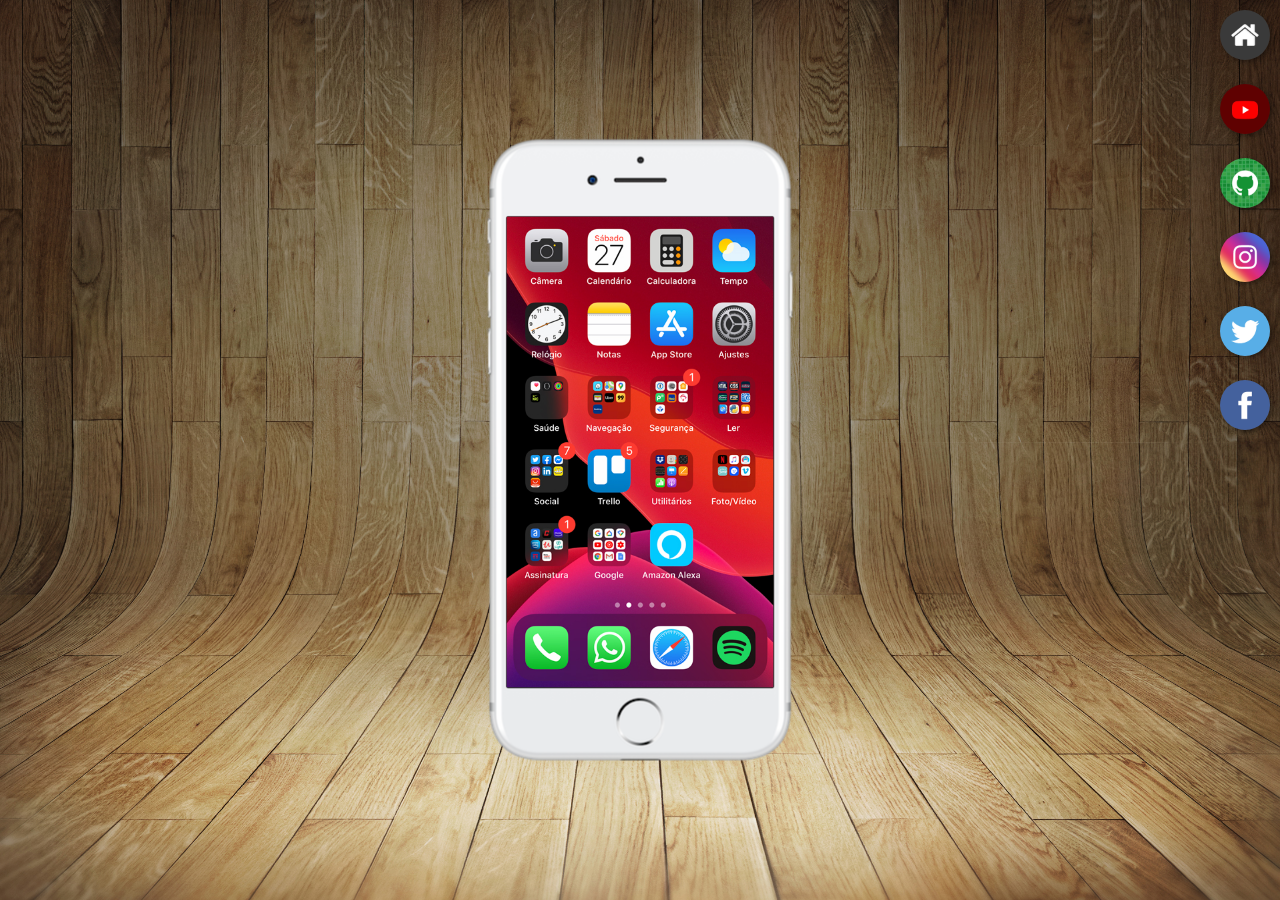
<file: index.html>
<!DOCTYPE html>
<html lang="pt-br">
<head>
    <meta charset="UTF-8">
    <meta name="viewport" content="width=device-width, initial-scale=1.0">
    <link rel="shortcut icon" href="favicon.ico" type="image/x-icon">
    <title>Projeto Redes Sociais</title>
    <link rel="stylesheet" href="estilos/style.css">
</head>
<body>
    <main>
        <section id="telefone">
            <iframe src="home.html" name="tela" id="tela" frameborder="0">Seu navegador não é compatível com isso</iframe>
        </section>
        <section id="redes-sociais">
            <a href="home.html" target="tela"><img src="imagens/logo-home.jpg" alt="Home"></a><br>
            <a href="youtube.html" target="tela"><img src="imagens/logo-youtube.jpg" alt="Youtube"></a><br>
            <a href="github.html" target="tela"><img src="imagens/logo-github.jpg" alt="Github"></a><br>
            <a href="instagram.html" target="tela"><img src="imagens/logo-instagram.jpg" alt="Instagram"></a><br>
            <a href="twitter.html" target="tela"><img src="imagens/logo-twitter.jpg" alt="Twitter"></a><br>
            <a href="facebook.html" target="tela"><img src="imagens/logo-facebook.jpg" alt="Facebook"></a><br>
        </section>
    </main>
</body>
</html>
</file>
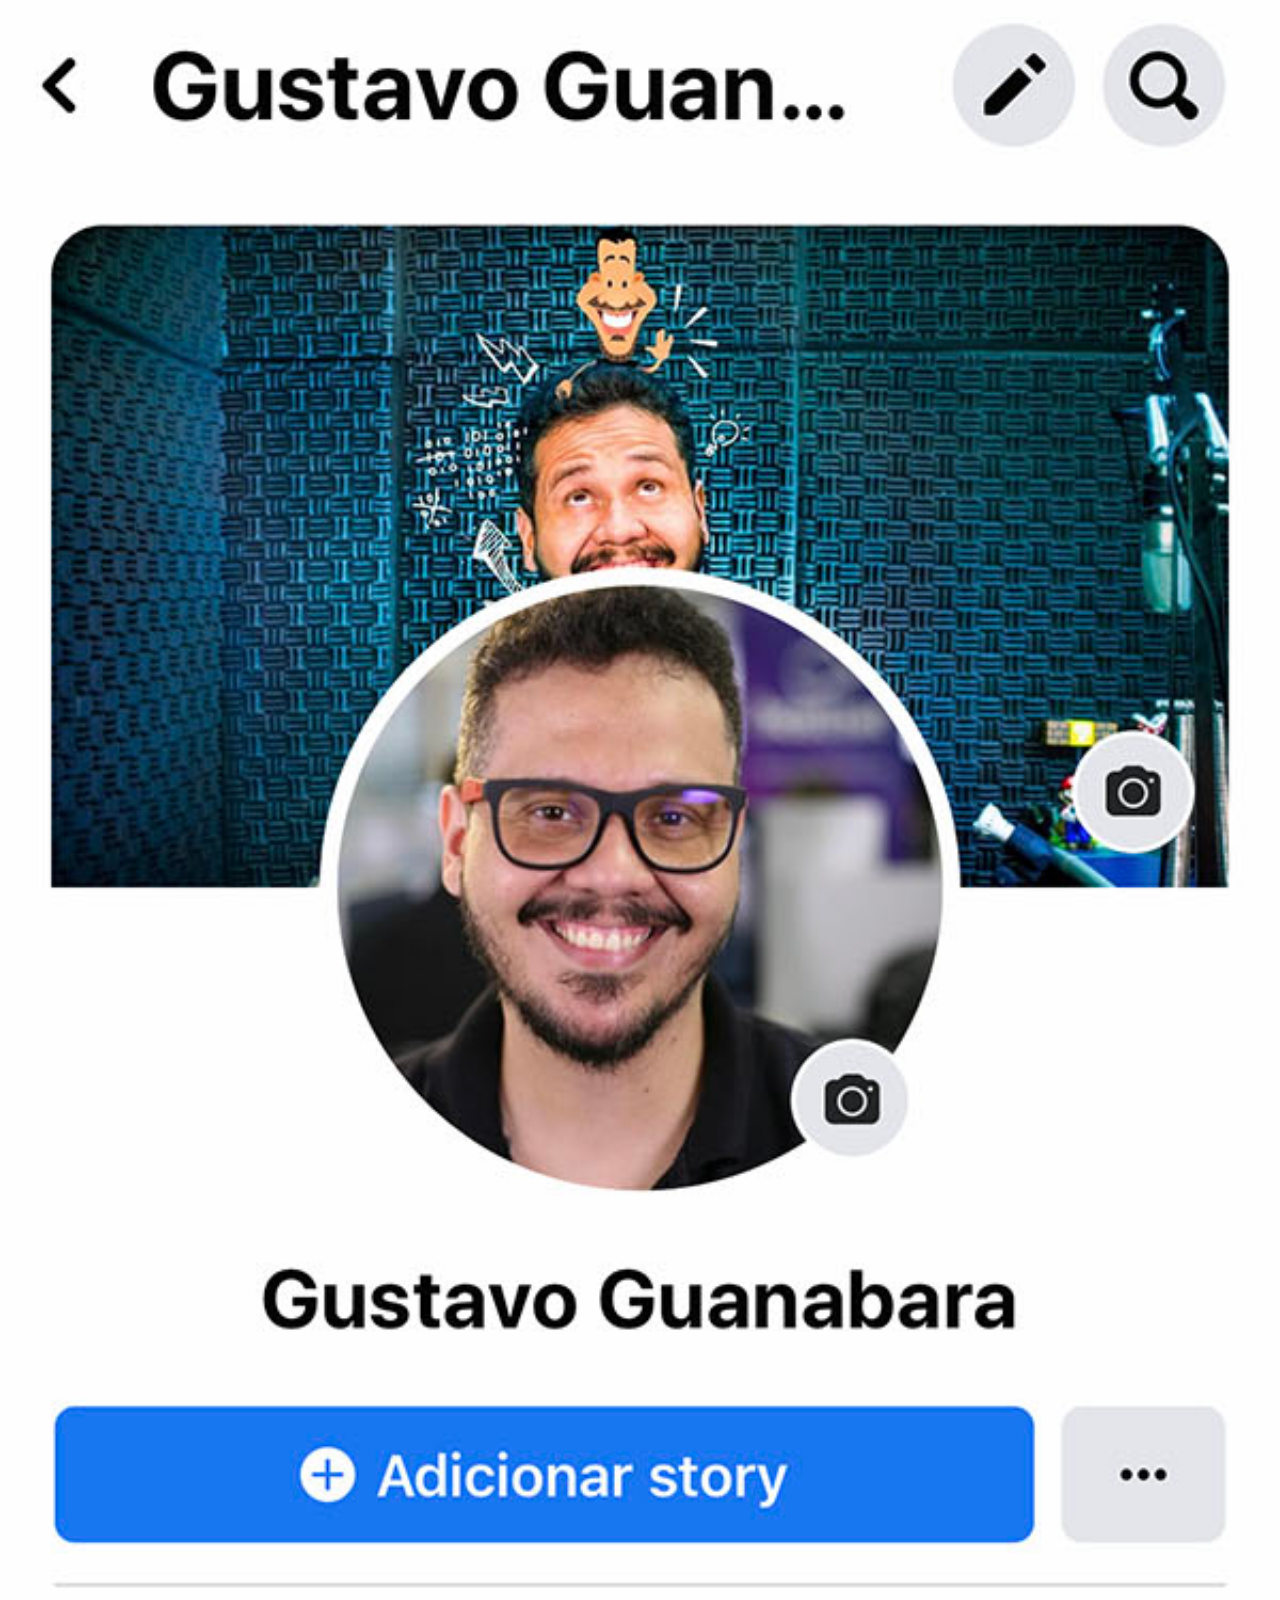
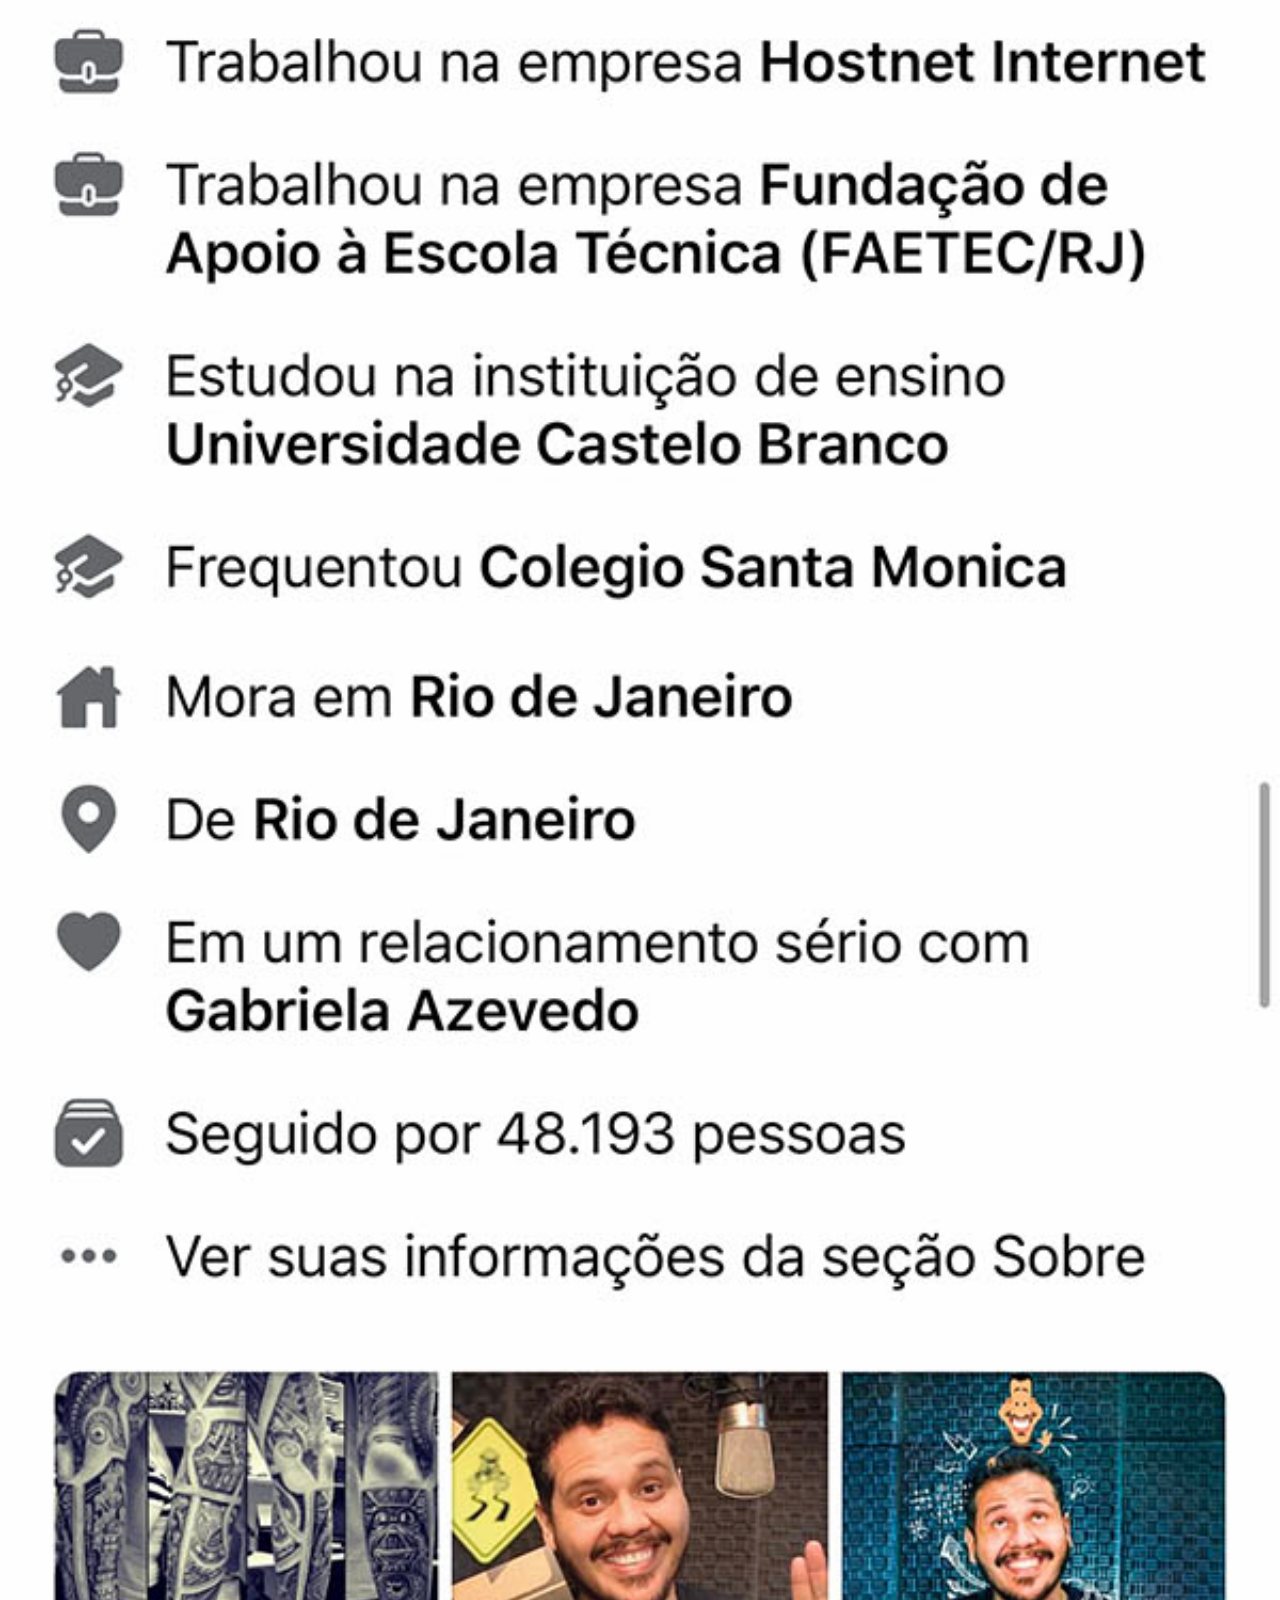
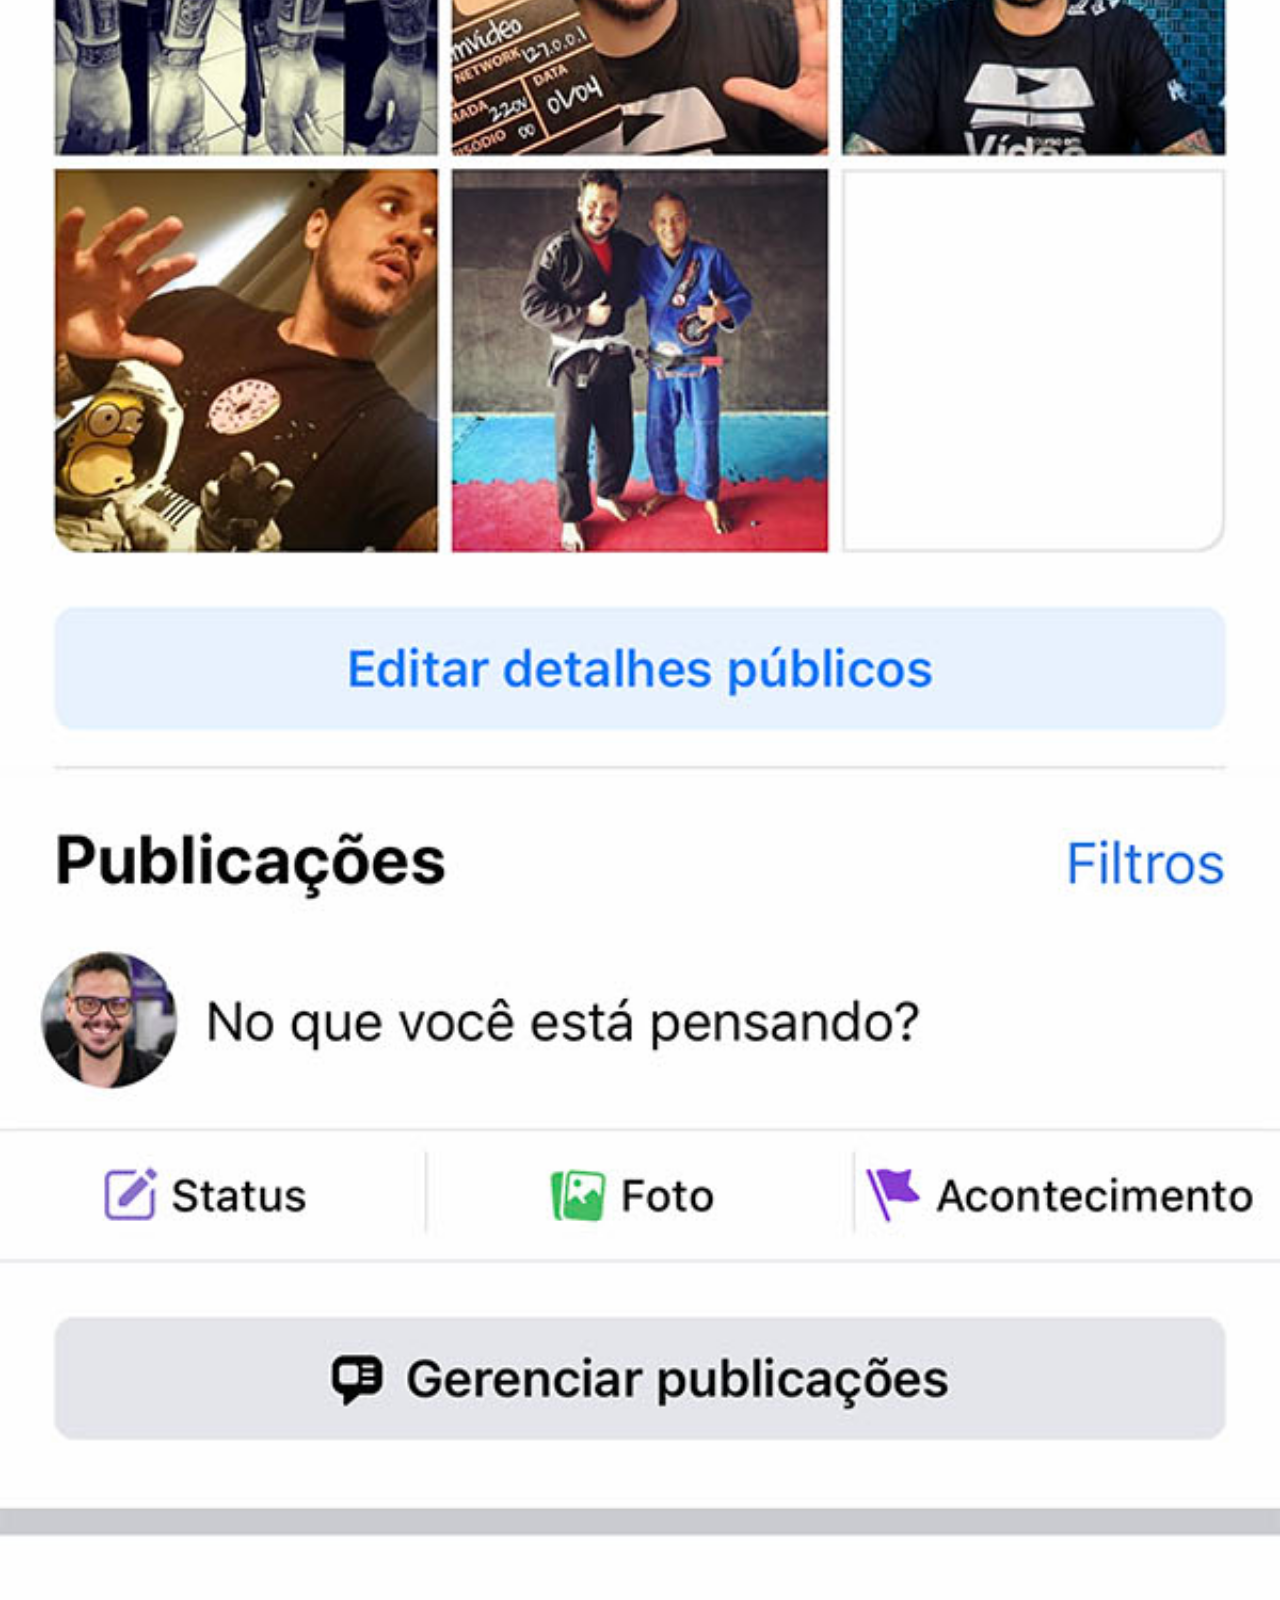
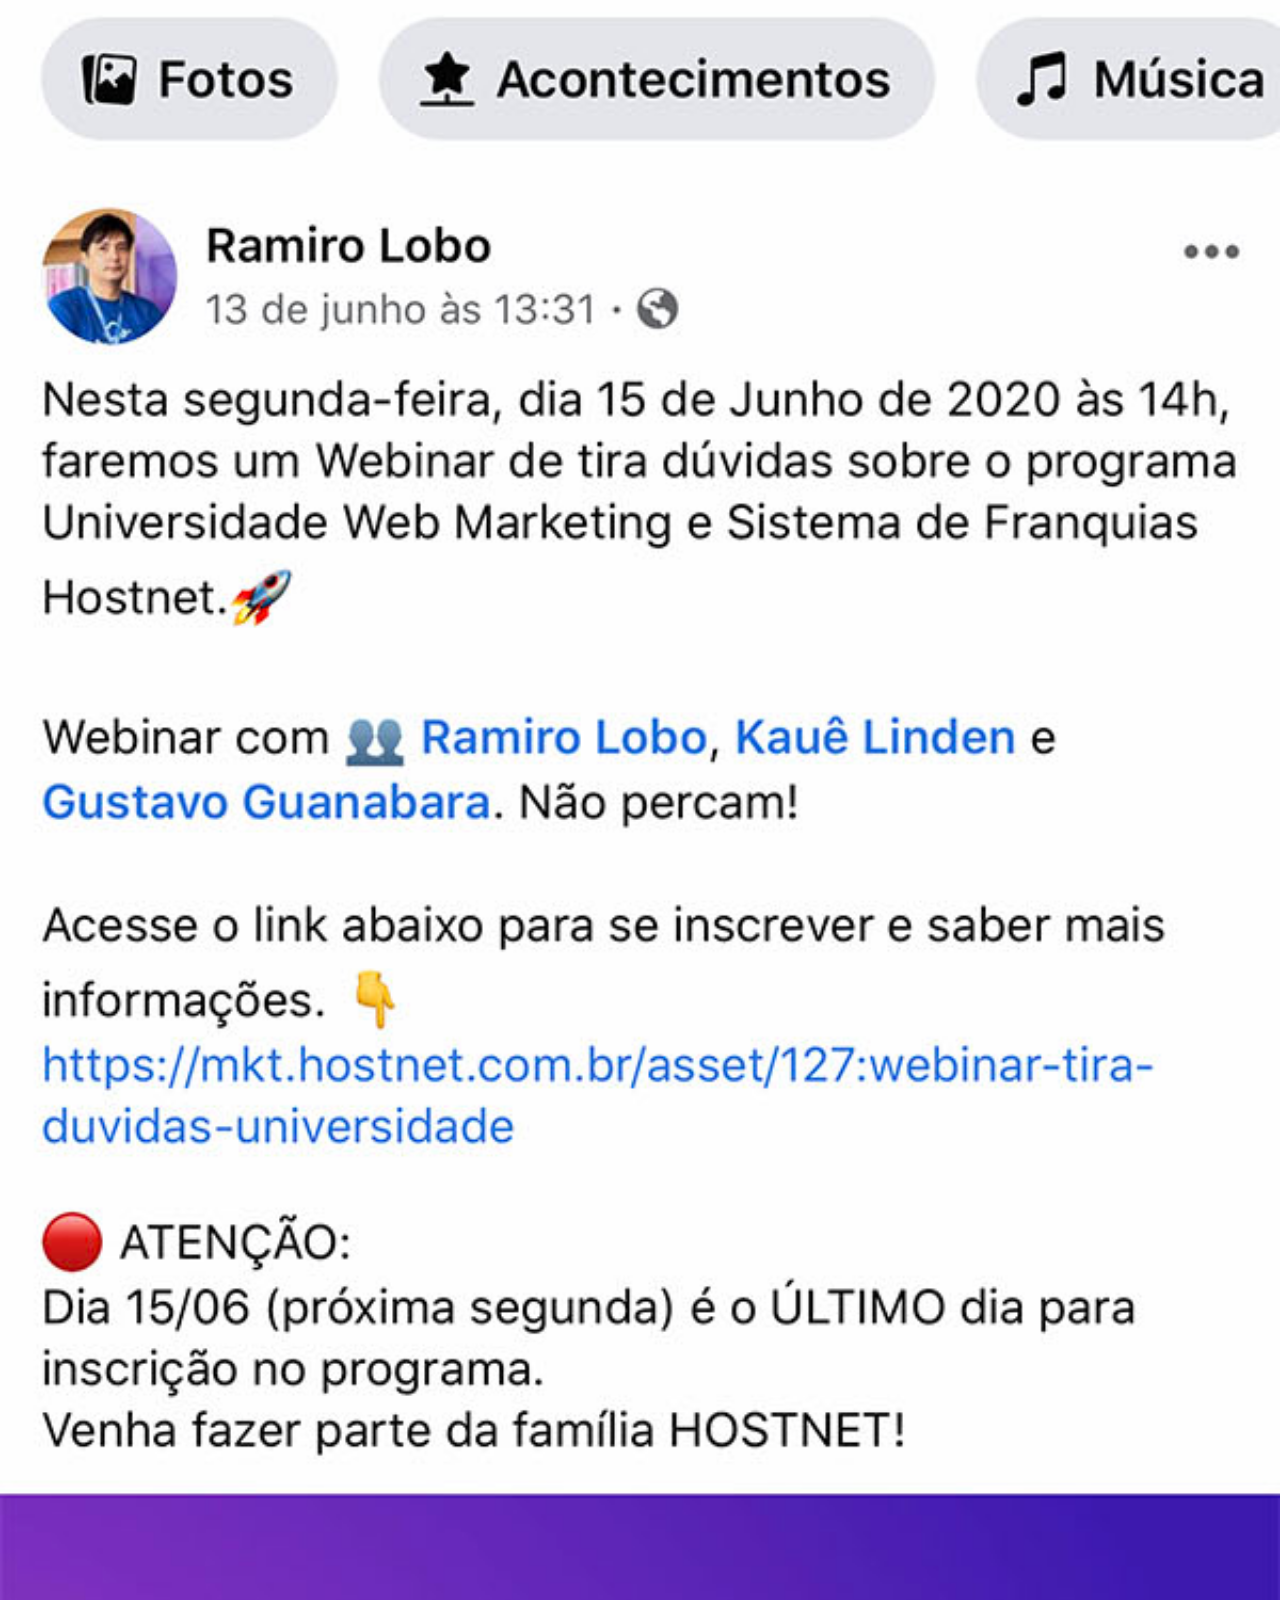
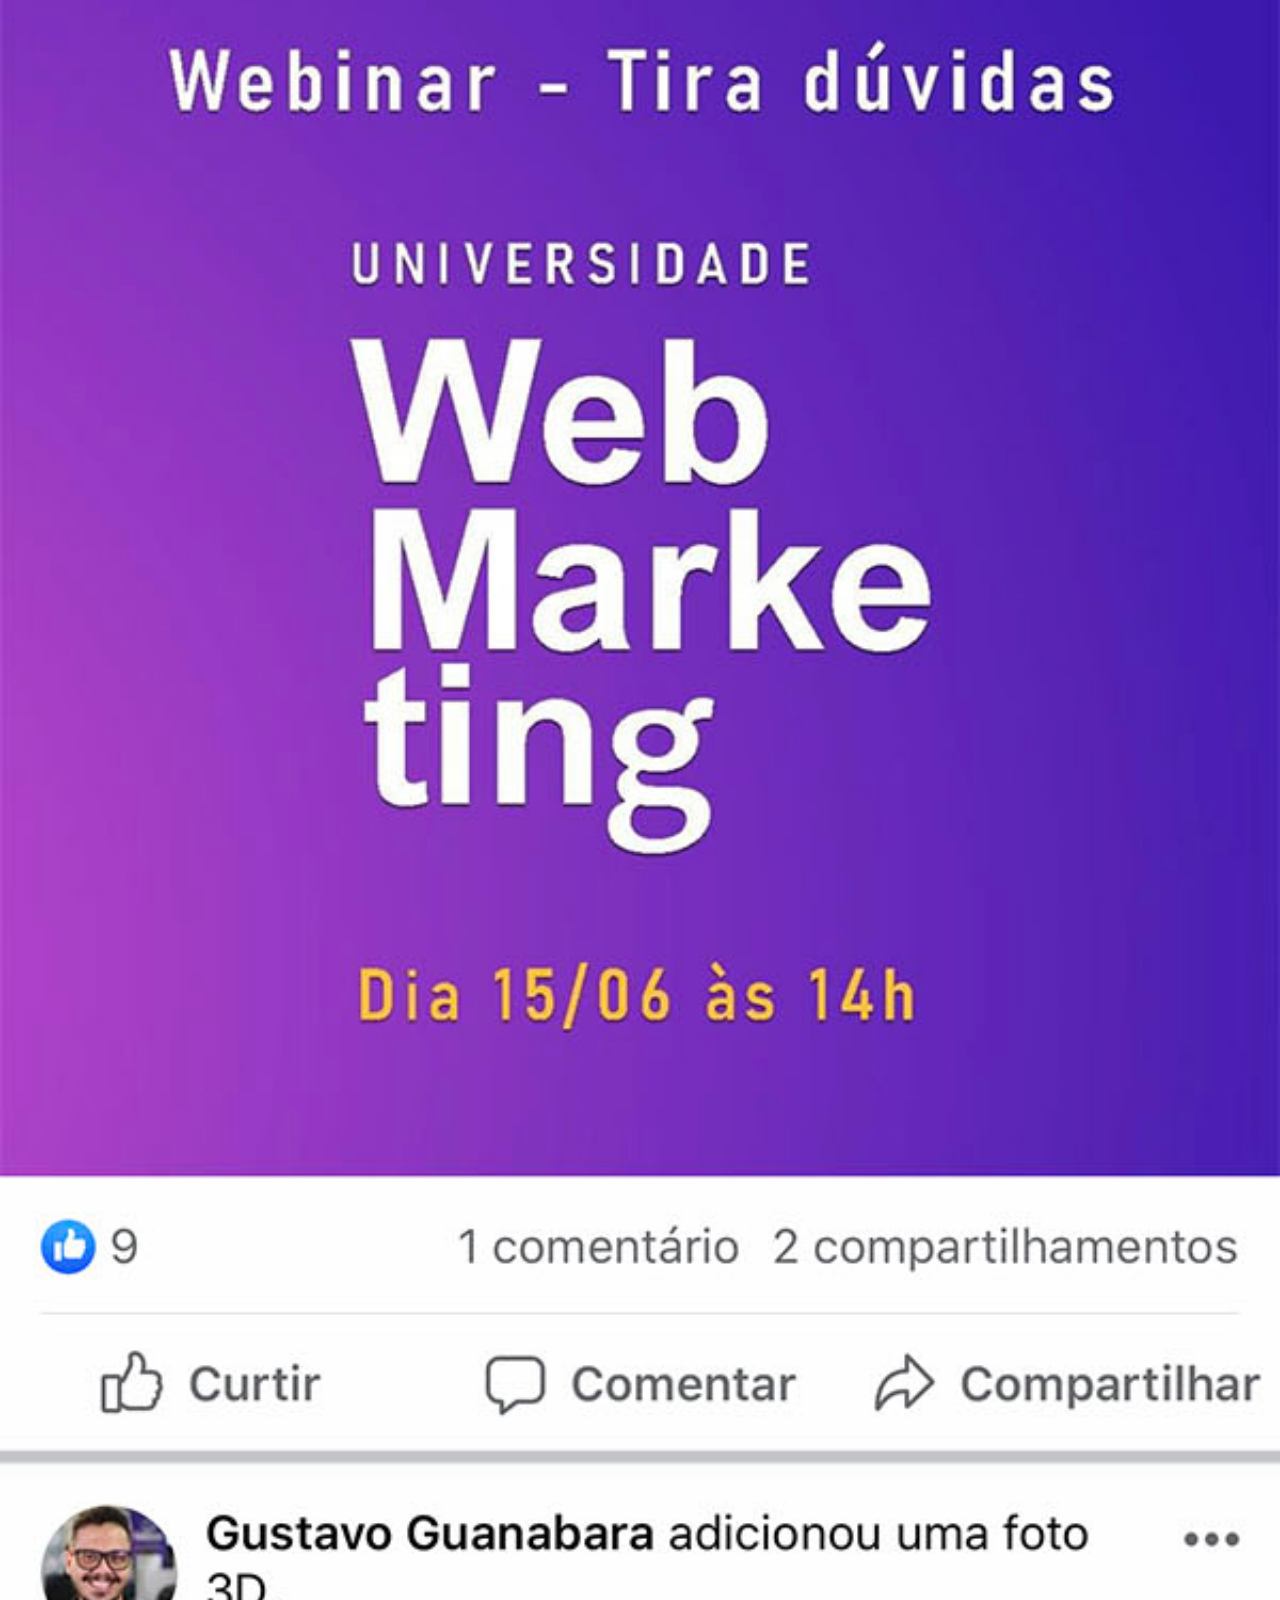
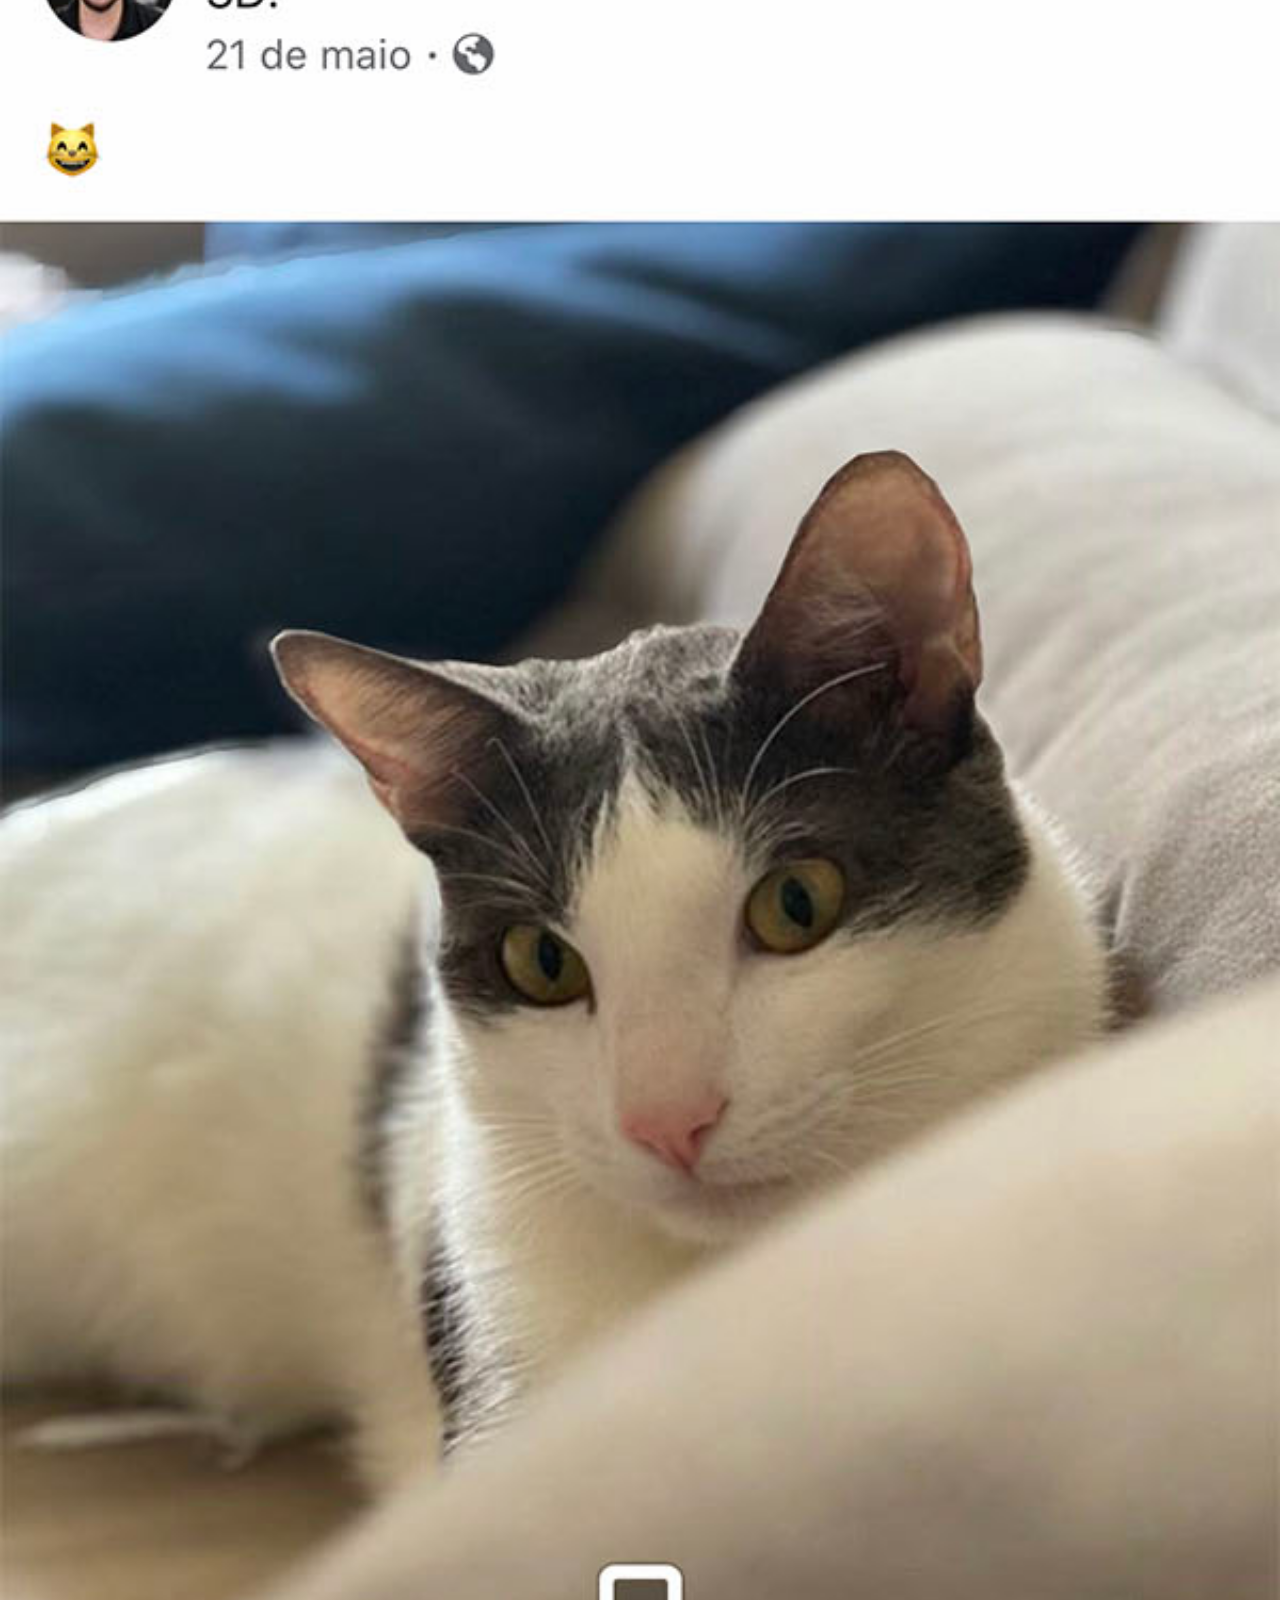
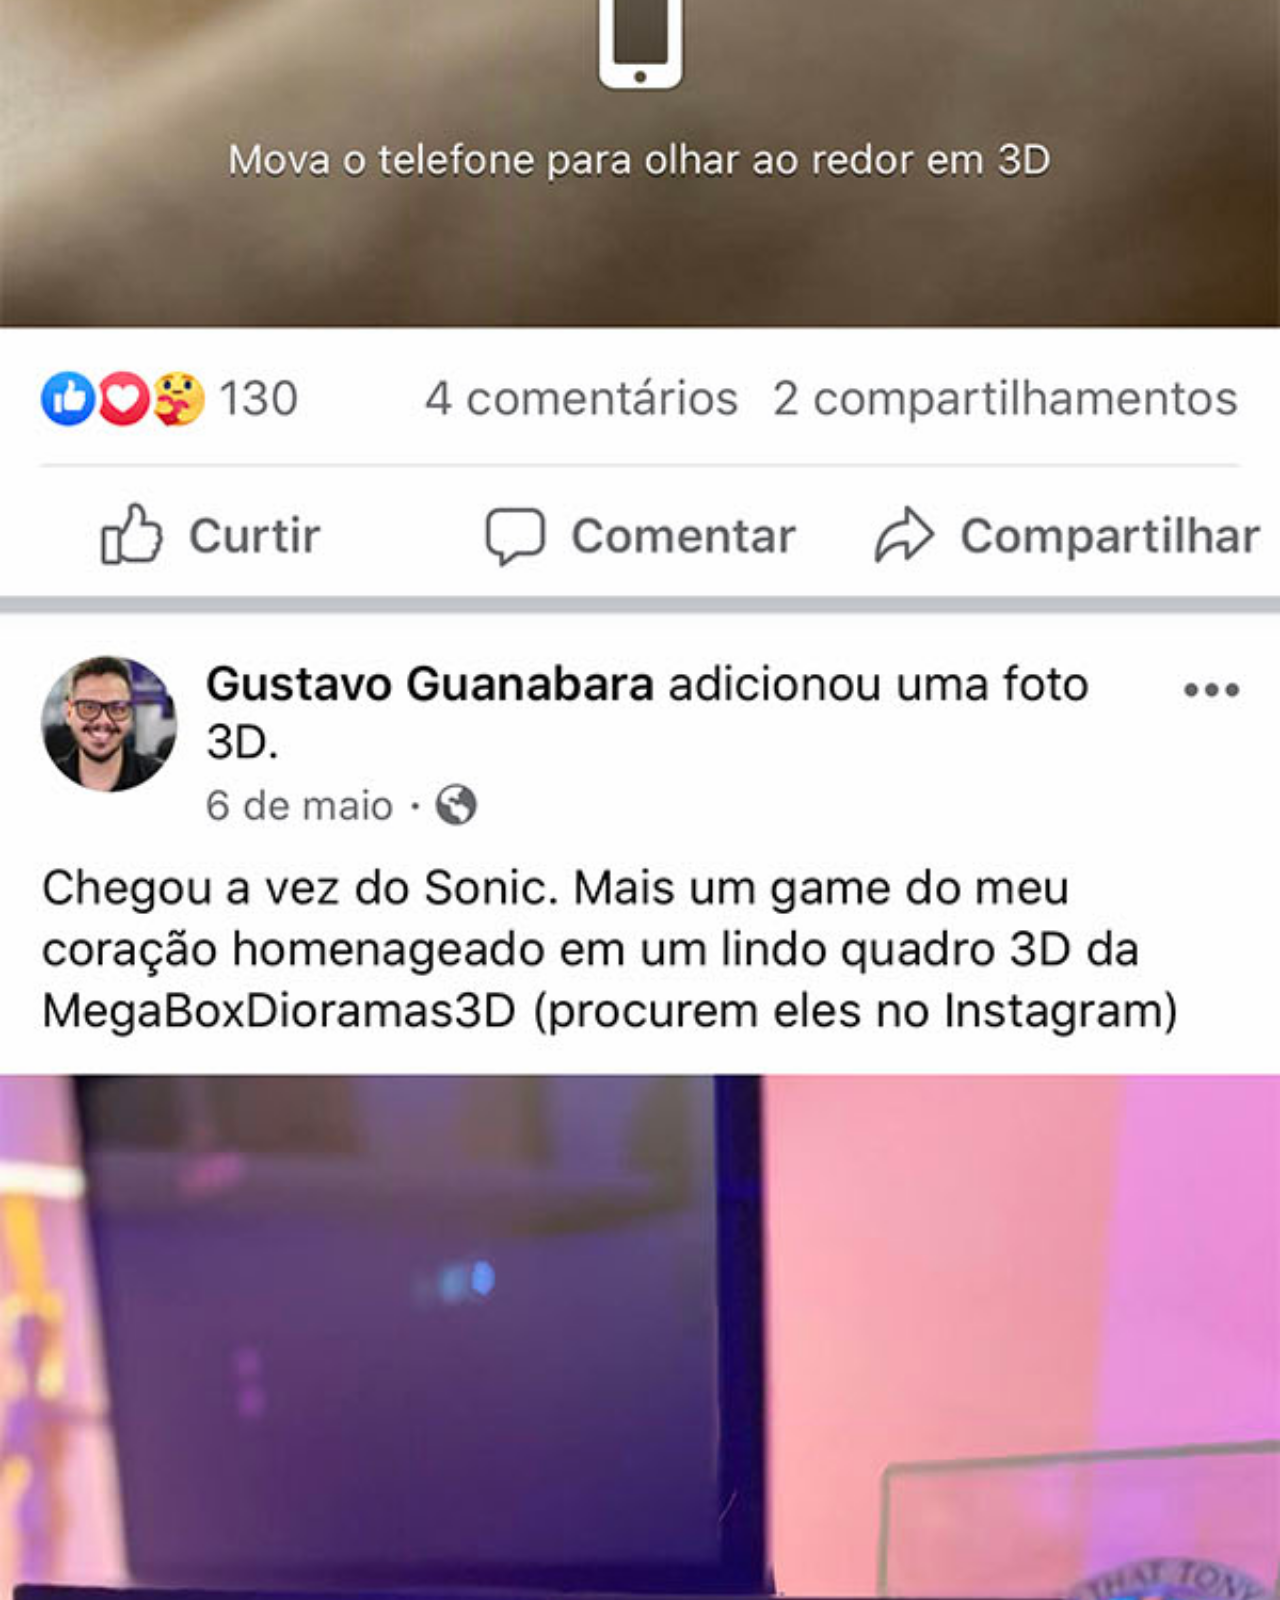
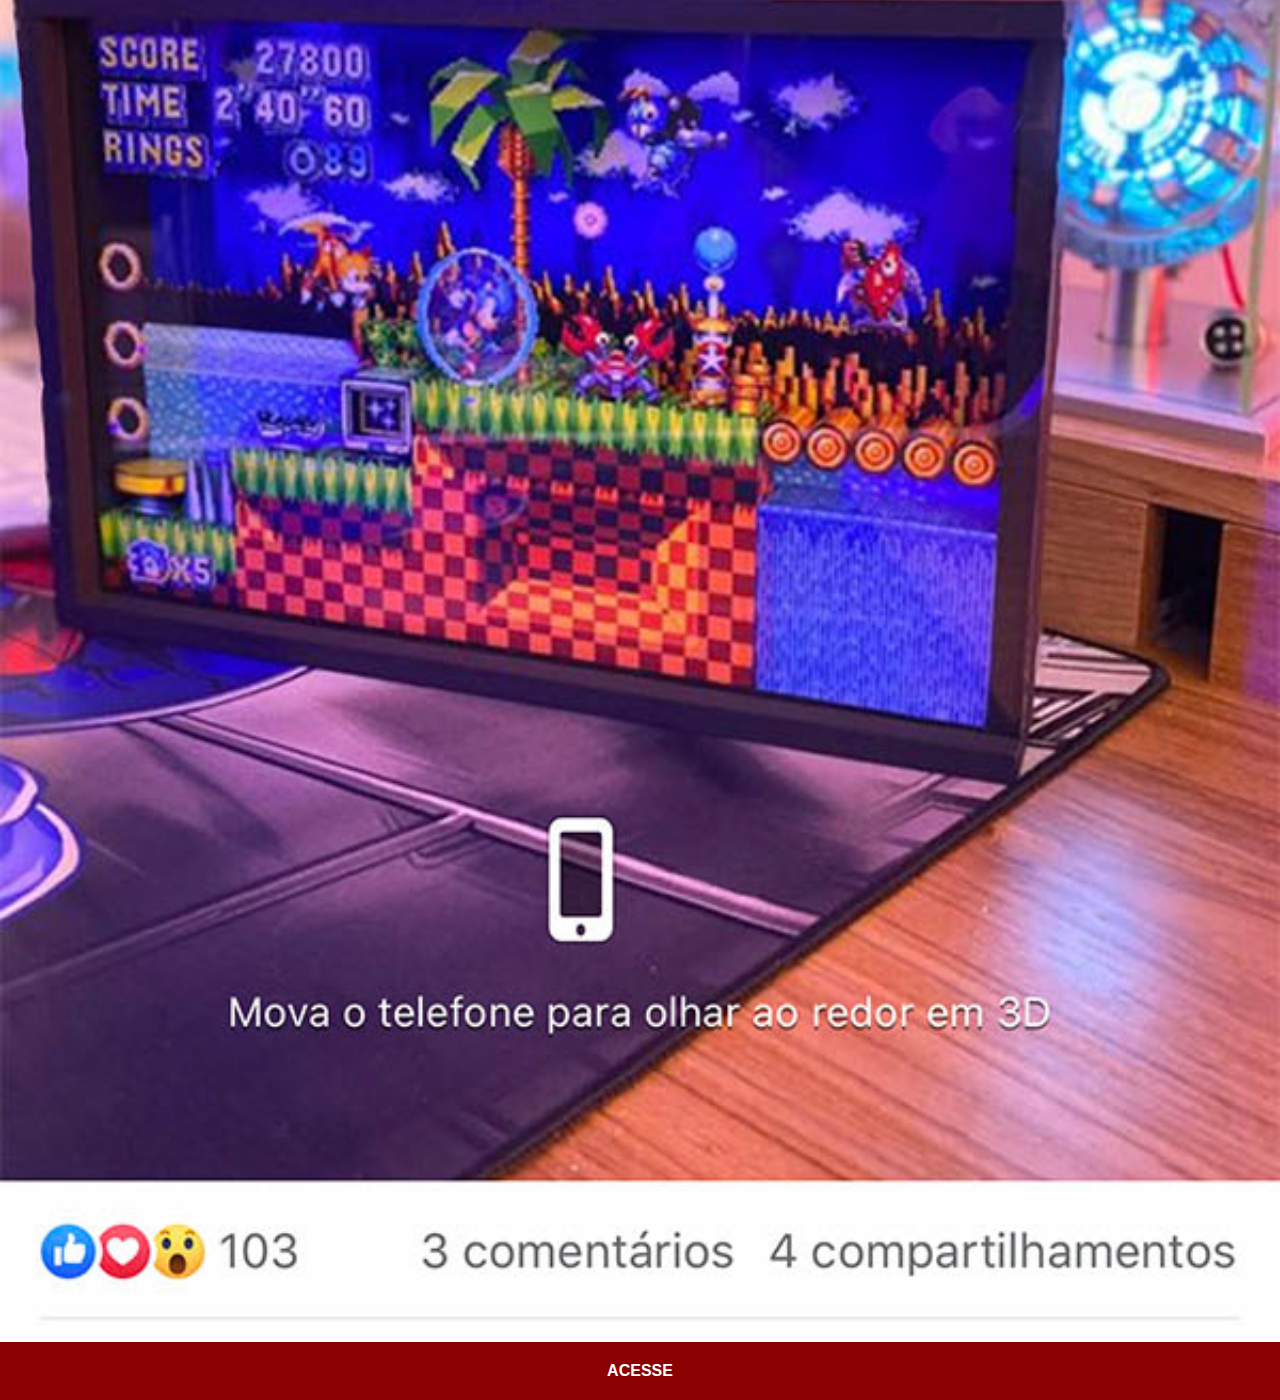
<file: facebook.html>
<!DOCTYPE html>
<html lang="pt-br">
<head>
    <meta charset="UTF-8">
    <meta name="viewport" content="width=device-width, initial-scale=1.0">
    <title>Facebook</title>
    <link rel="stylesheet" href="estilos/social.css">
</head>
<body>
   <img src="imagens/tela-facebook.jpg" alt="Facebook">
   <a href="https://www.facebook.com/gustavoguanabara/?locale=pt_BR" target="_blank">ACESSE</a>
</body>
</html>
</file>
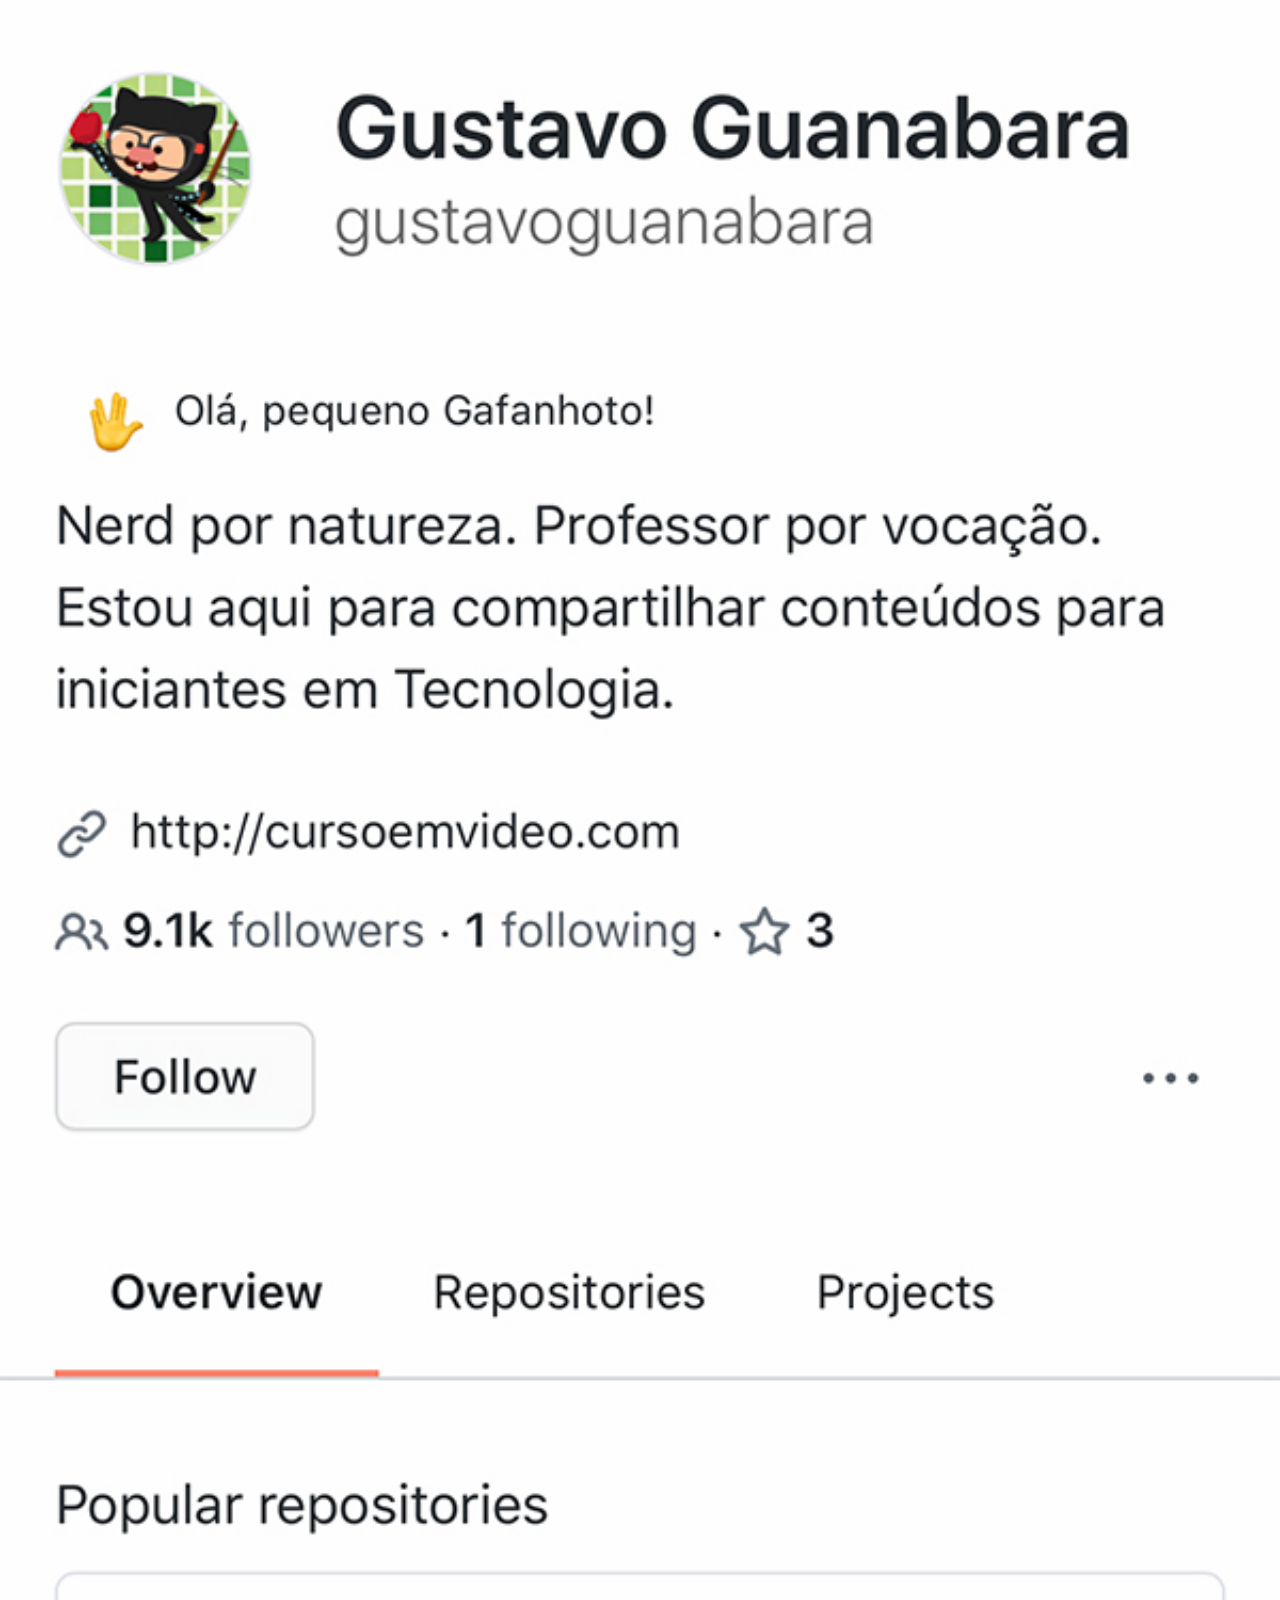
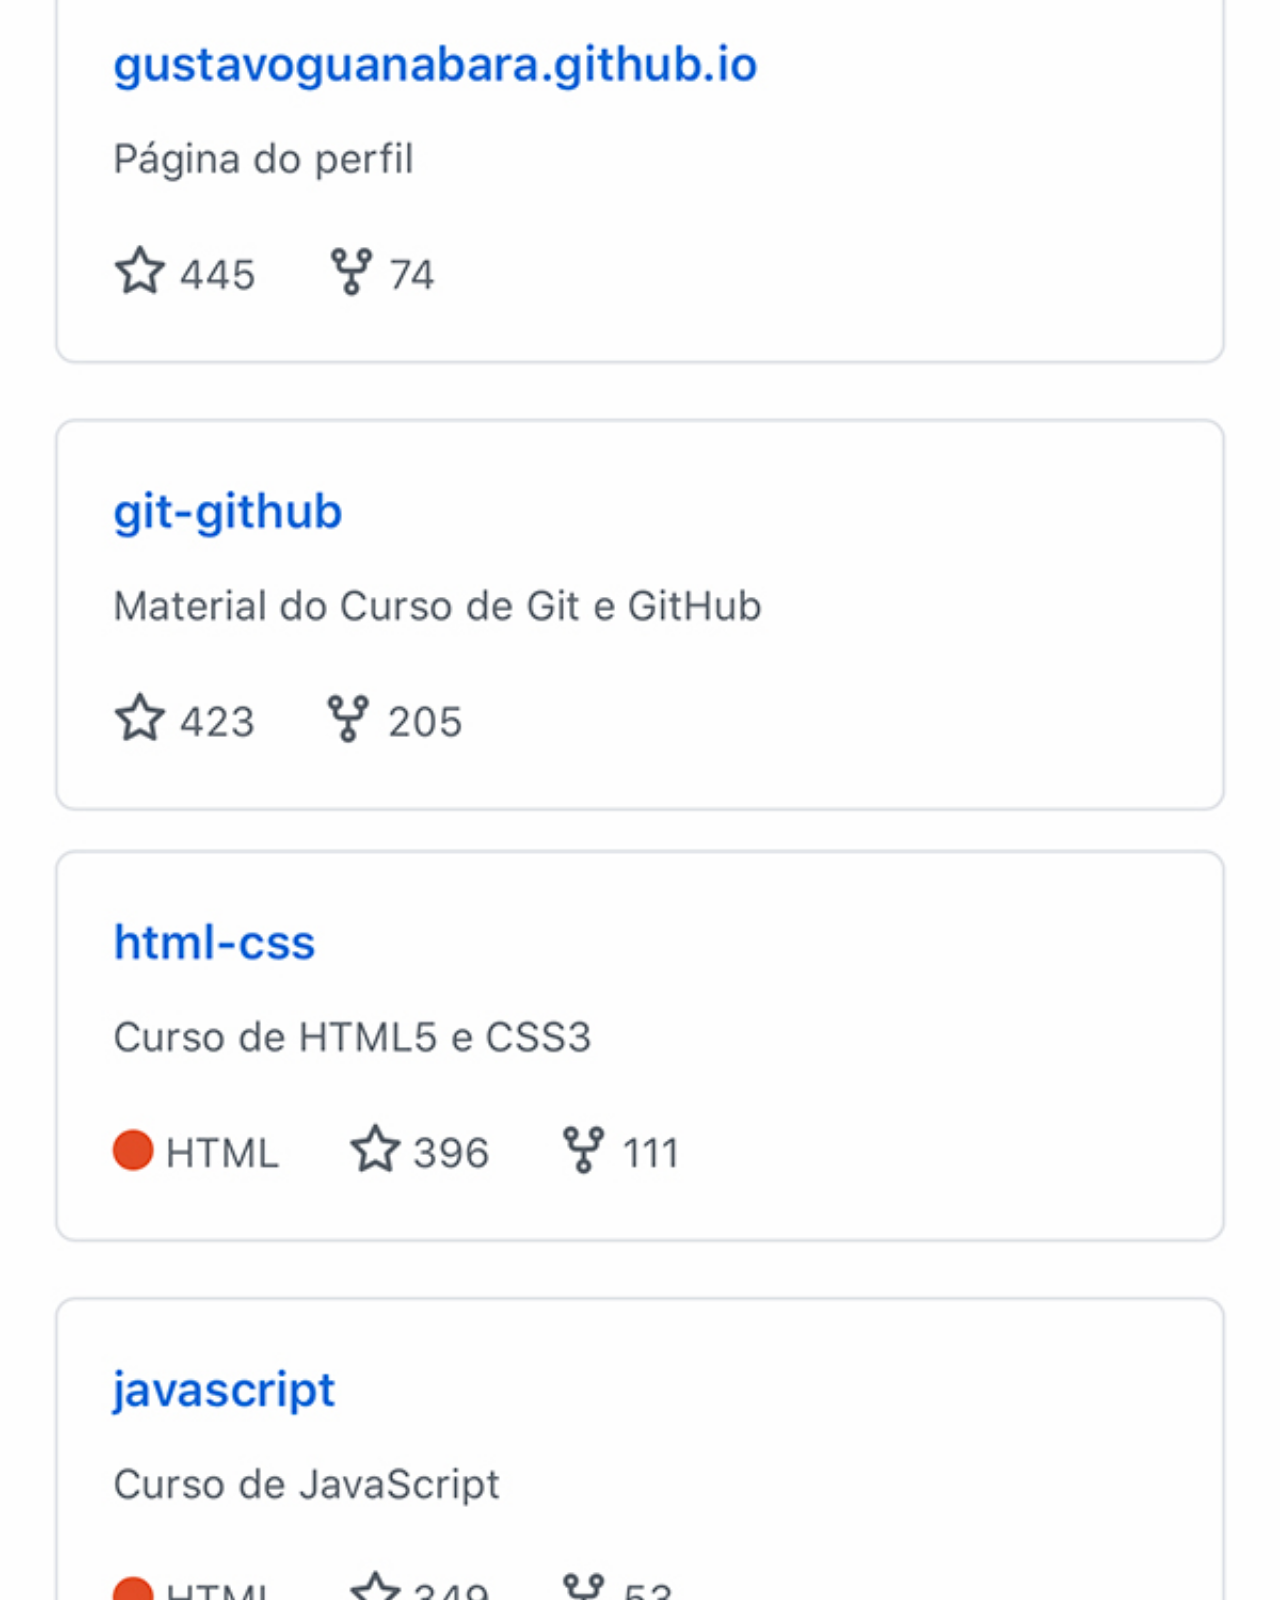
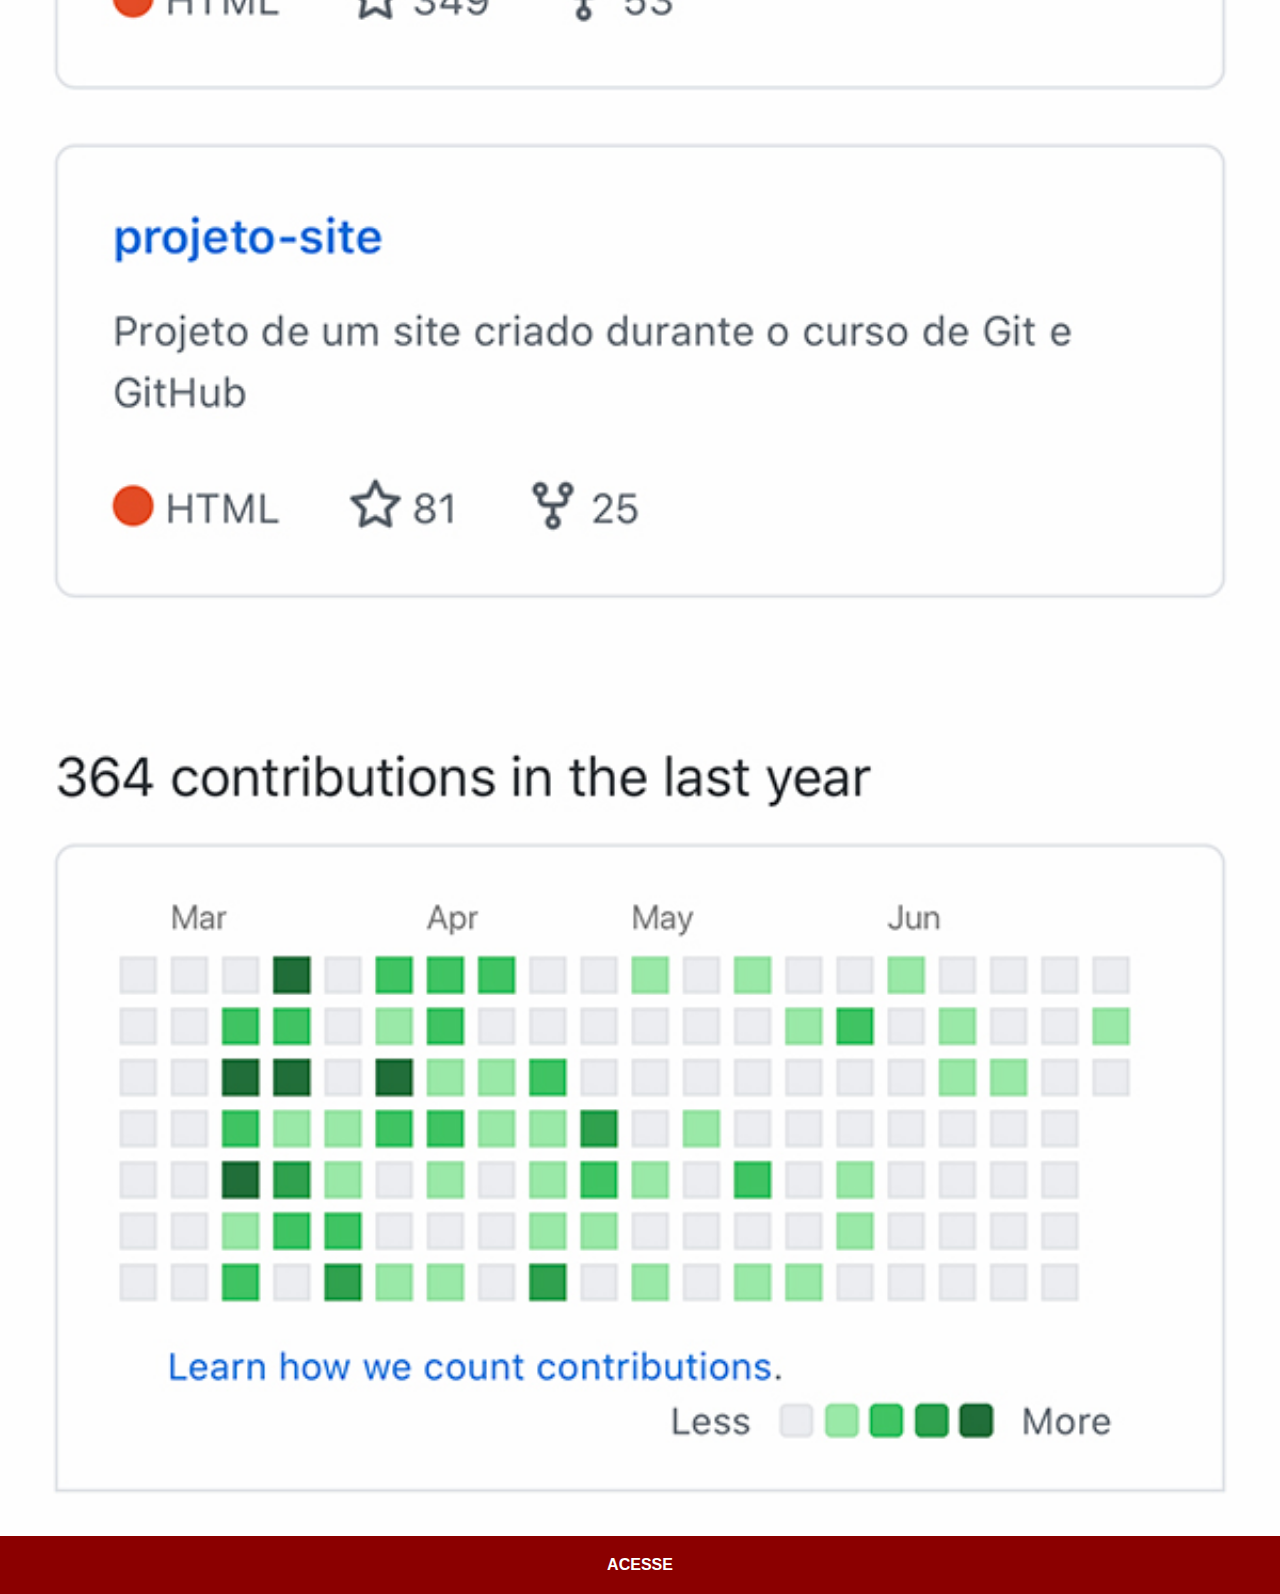
<file: github.html>
<!DOCTYPE html>
<html lang="pt-br">
<head>
    <meta charset="UTF-8">
    <meta name="viewport" content="width=device-width, initial-scale=1.0">
    <title>Github</title>
    <link rel="stylesheet" href="estilos/social.css">
</head>
<body>
    <img src="imagens/tela-github.jpg" alt="GitHub">
    <a href="https://github.com/gustavoguanabara" target="_blank">ACESSE</a>
</body>
</html>
</file>
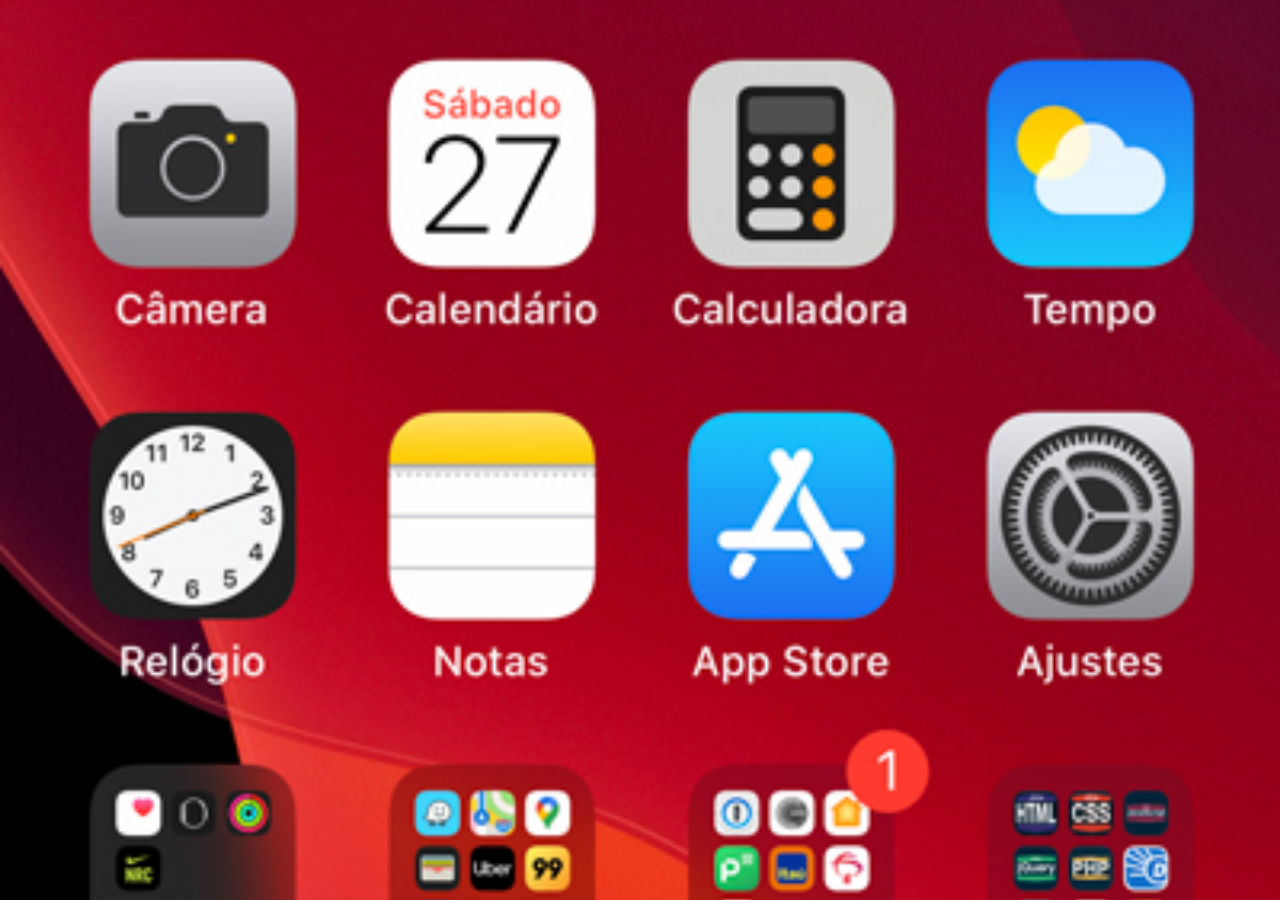
<file: home.html>
<!DOCTYPE html>
<html lang="pt-br">
<head>
    <meta charset="UTF-8">
    <meta name="viewport" content="width=device-width, initial-scale=1.0">
    <title>Home</title>
</head>
<style>
    * {
        margin: 0px;
        padding: 0px;
    }

    body {
        width: 100vw;
        height: 100vh;
        background: black url(imagens/tela-home.jpg) no-repeat top center;
        background-size: cover;
    }
</style>
<body>
    
</body>
</html>
</file>
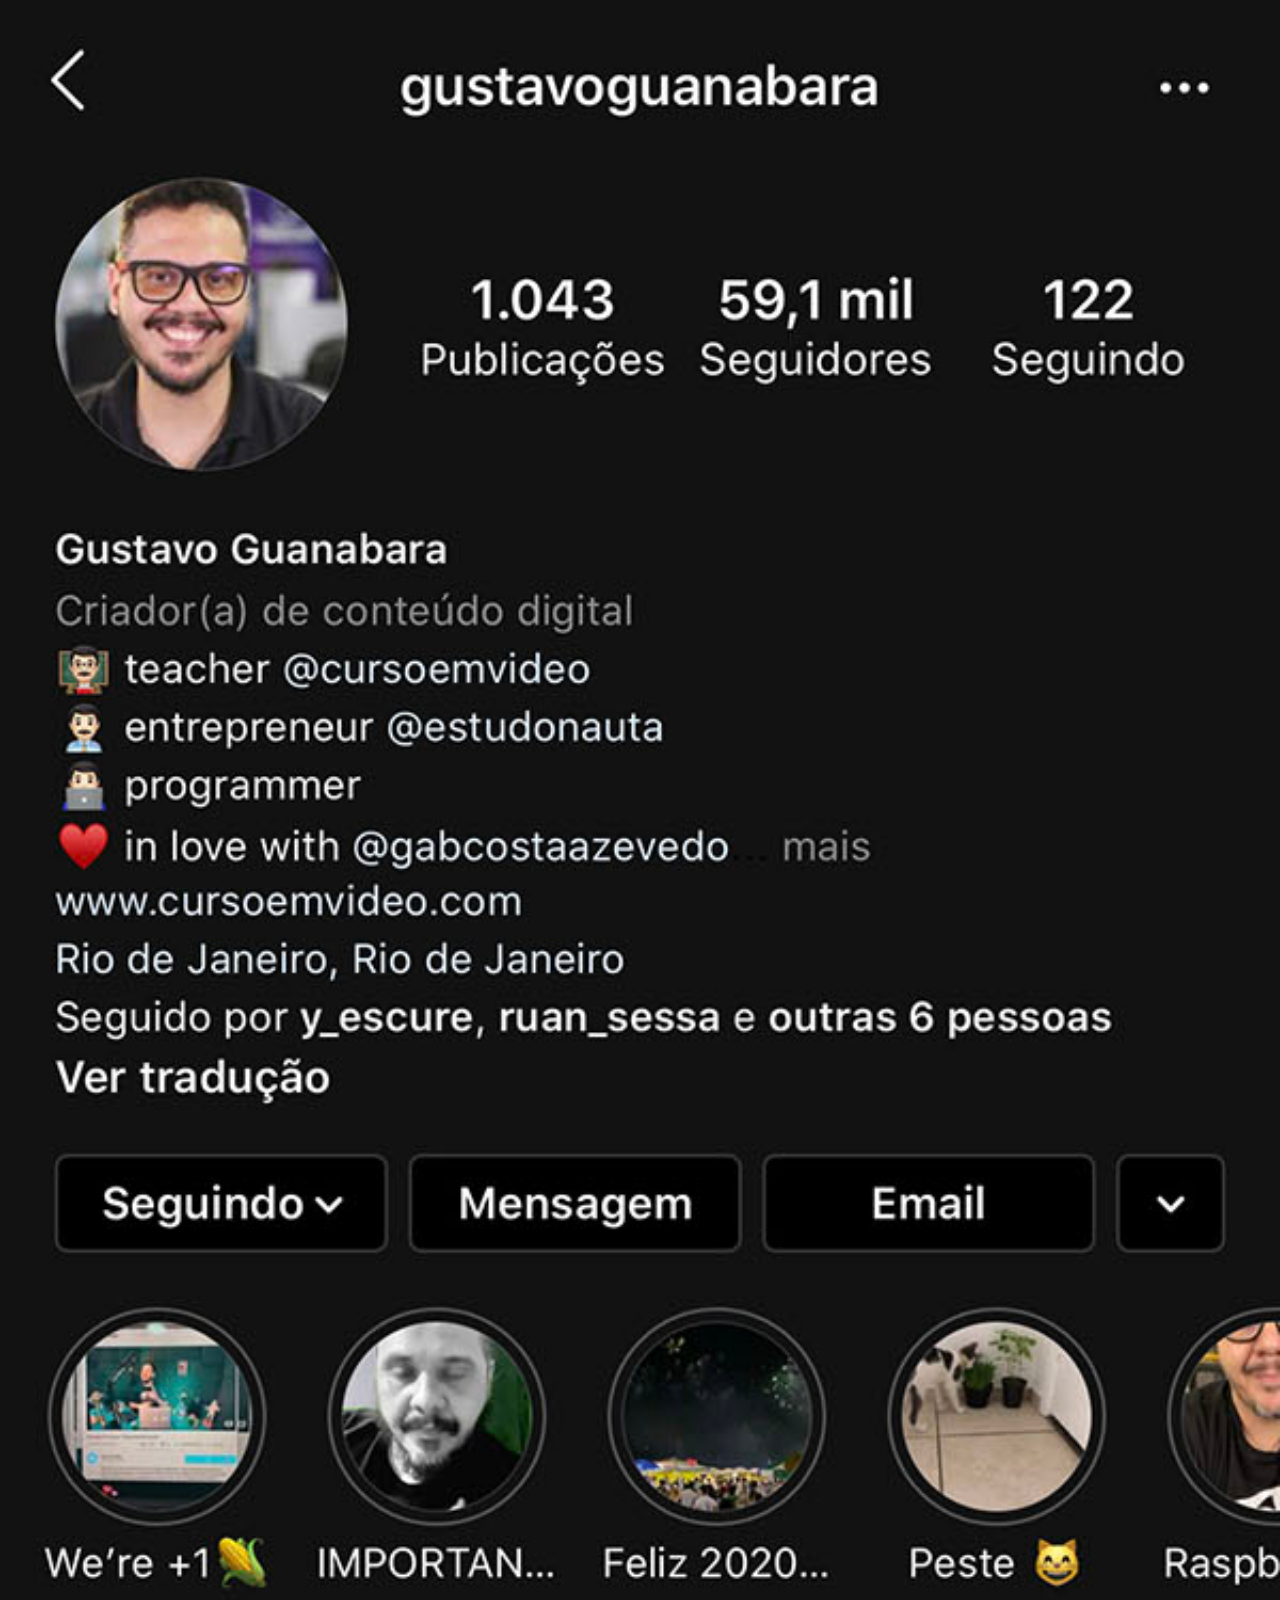
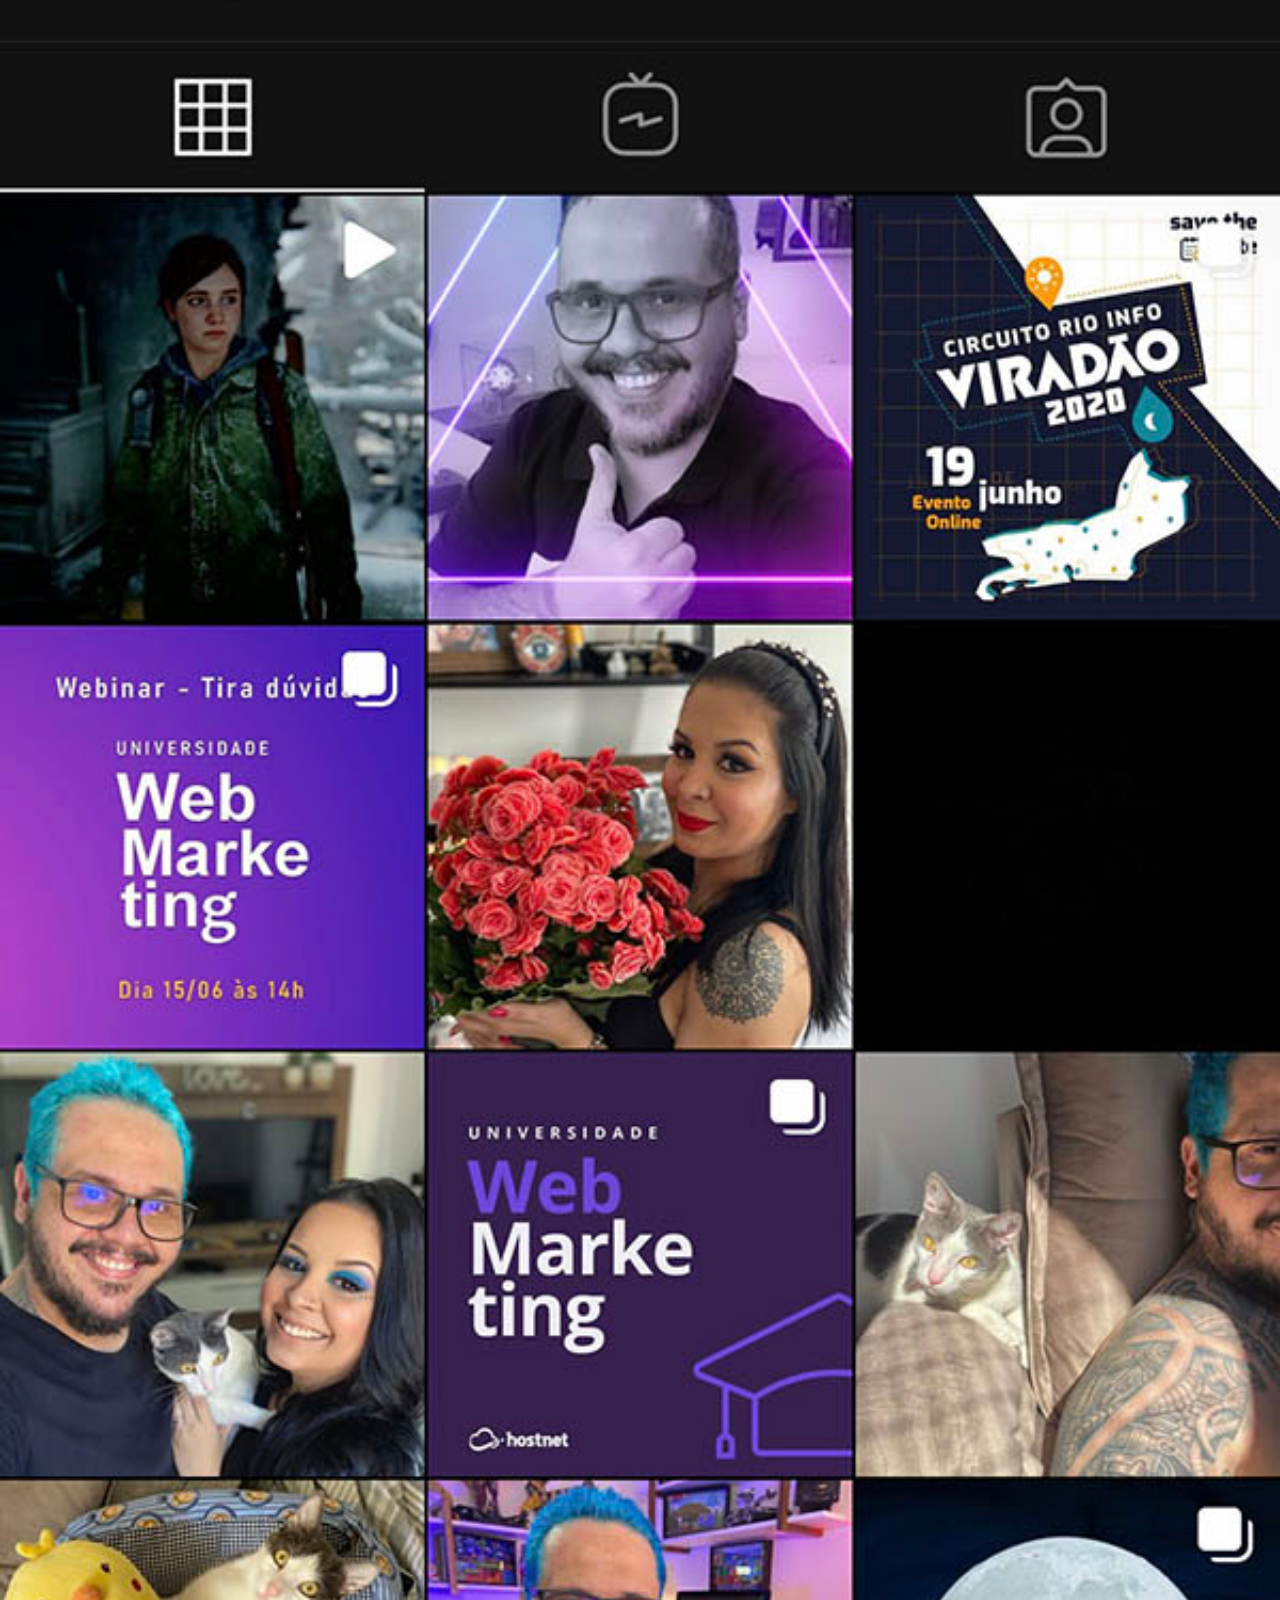
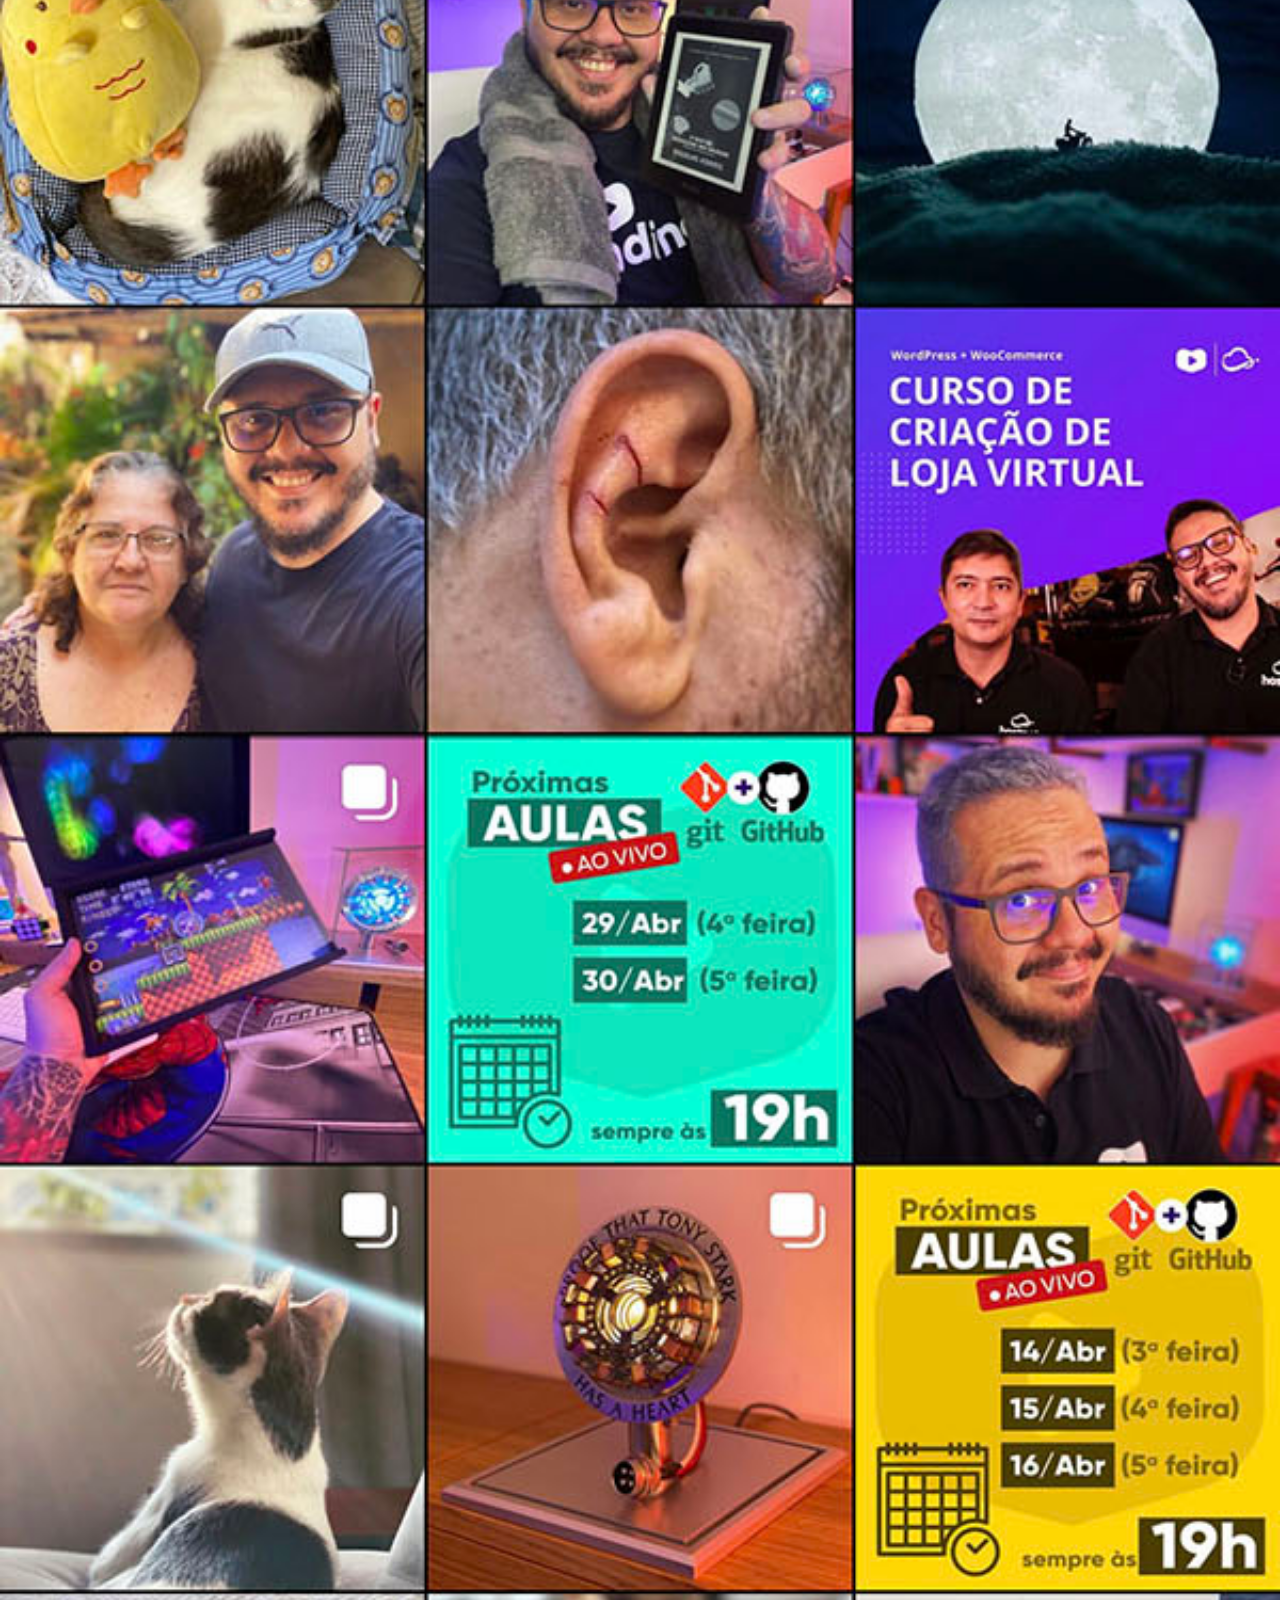
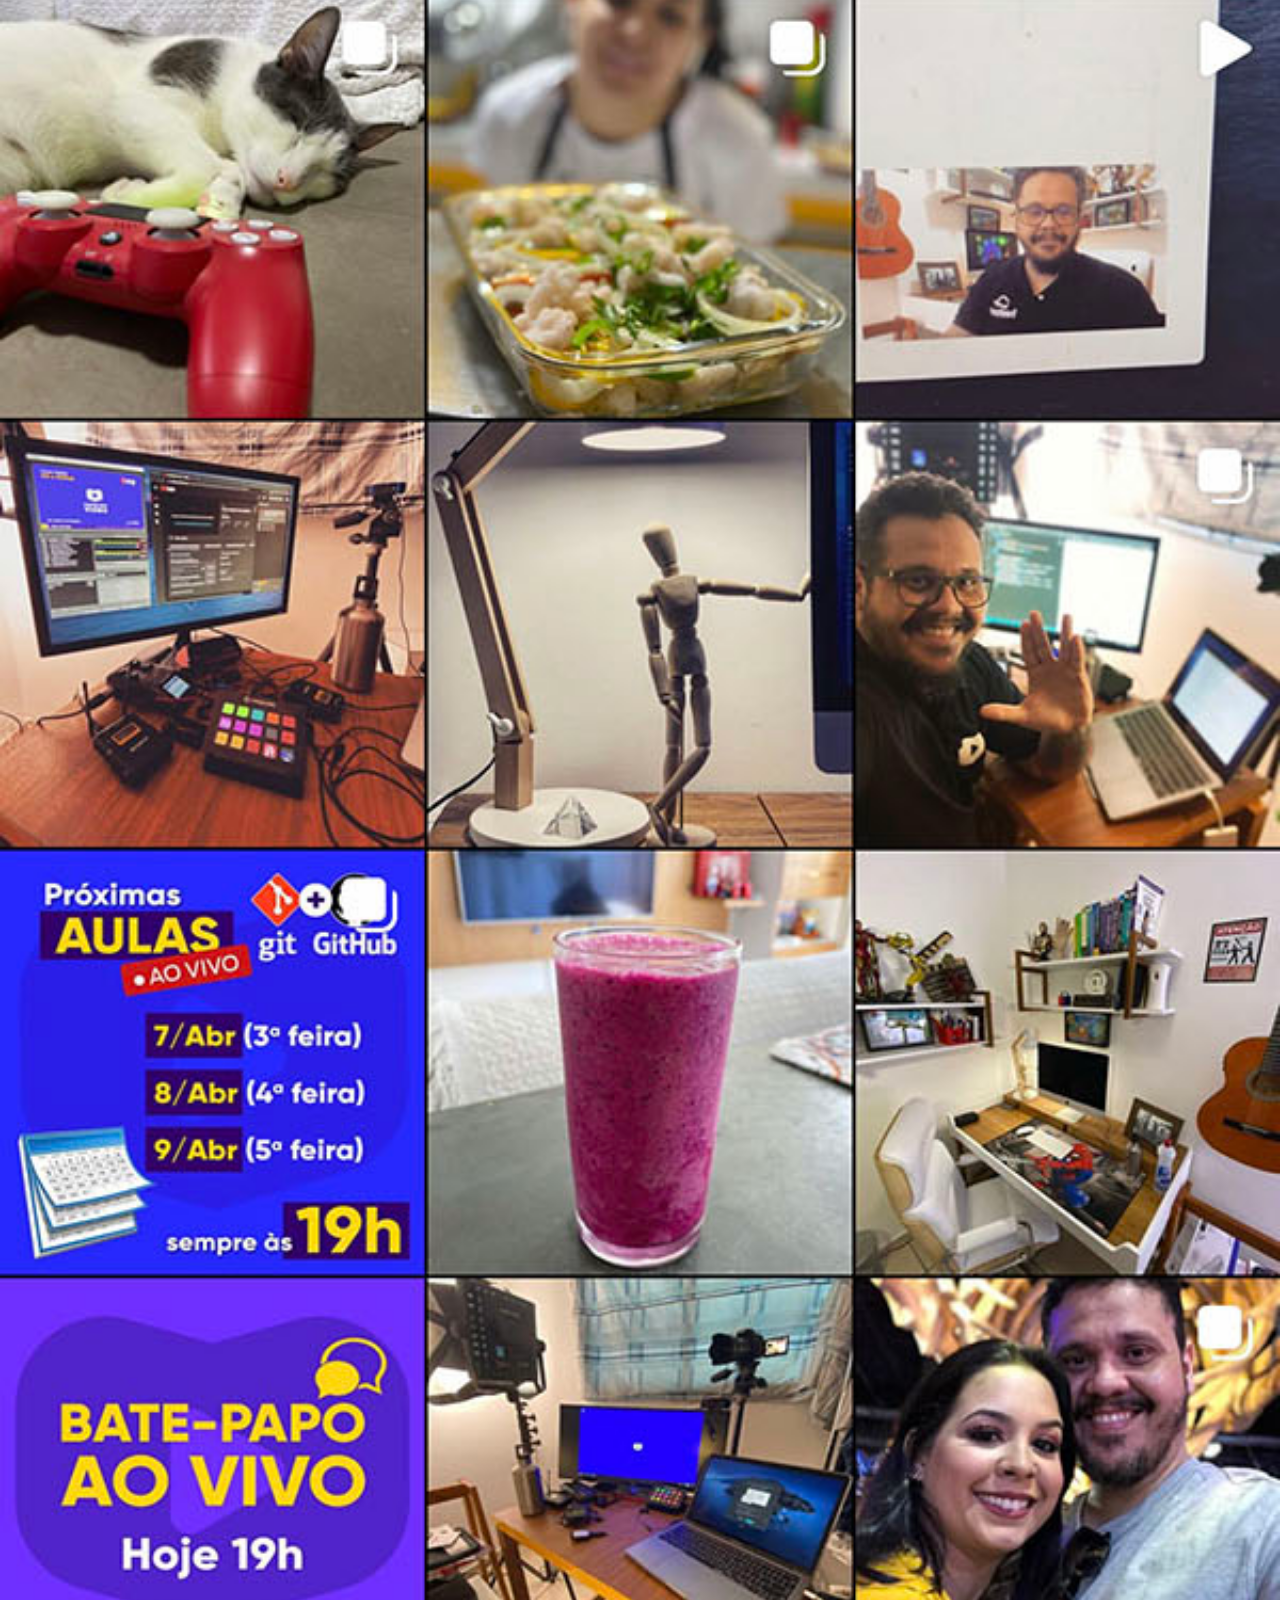
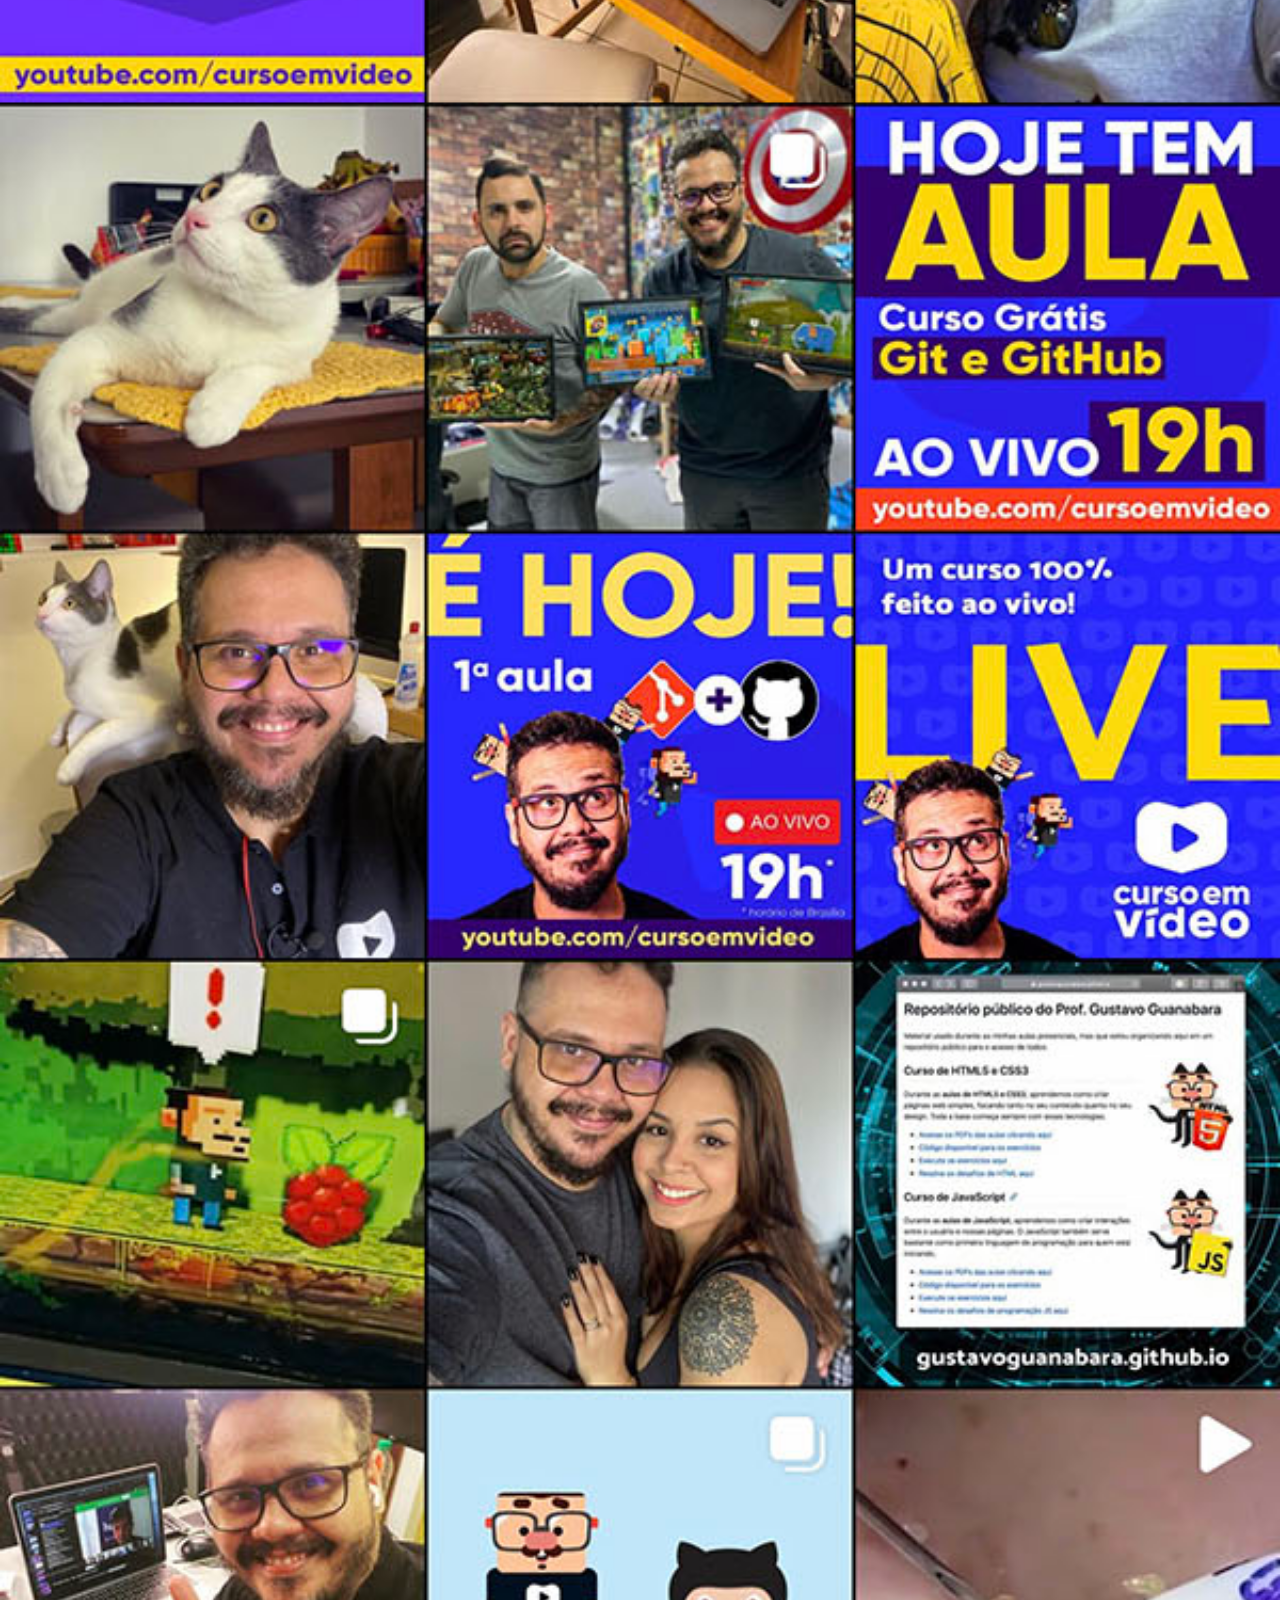
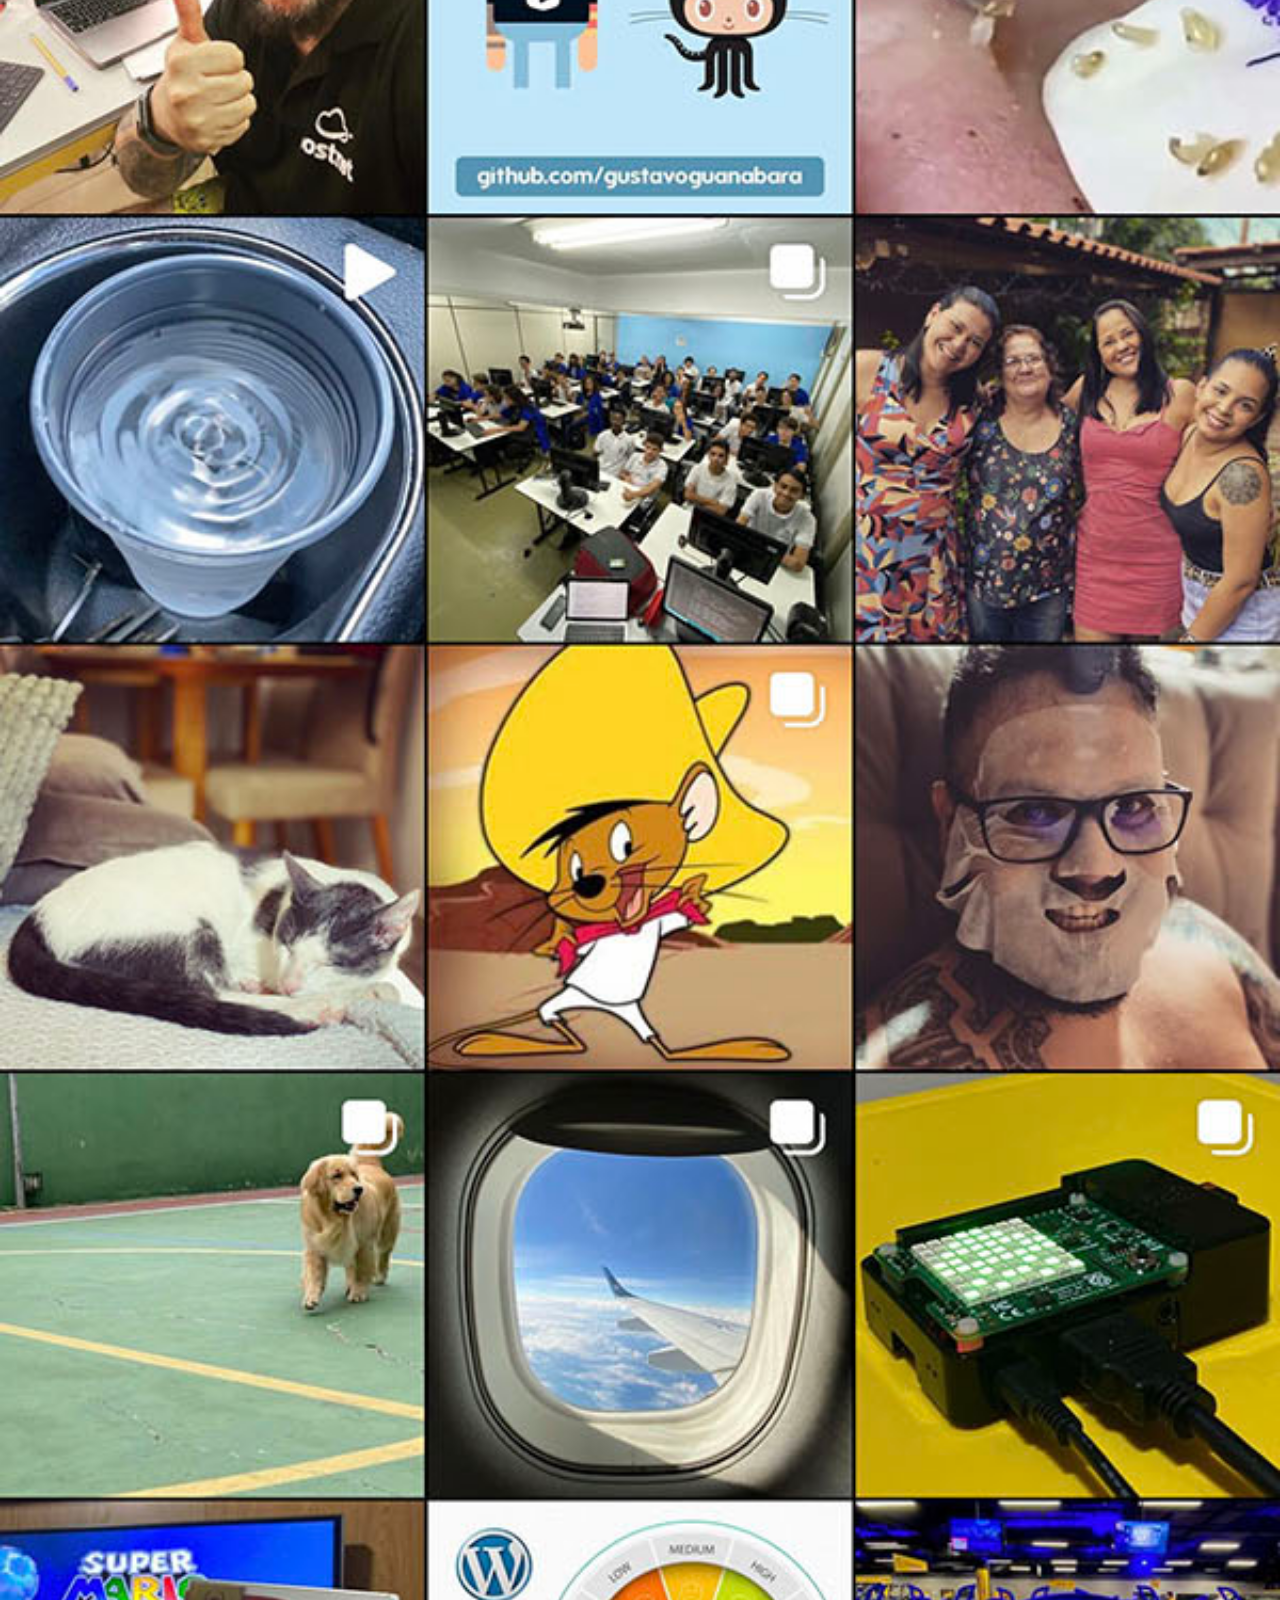
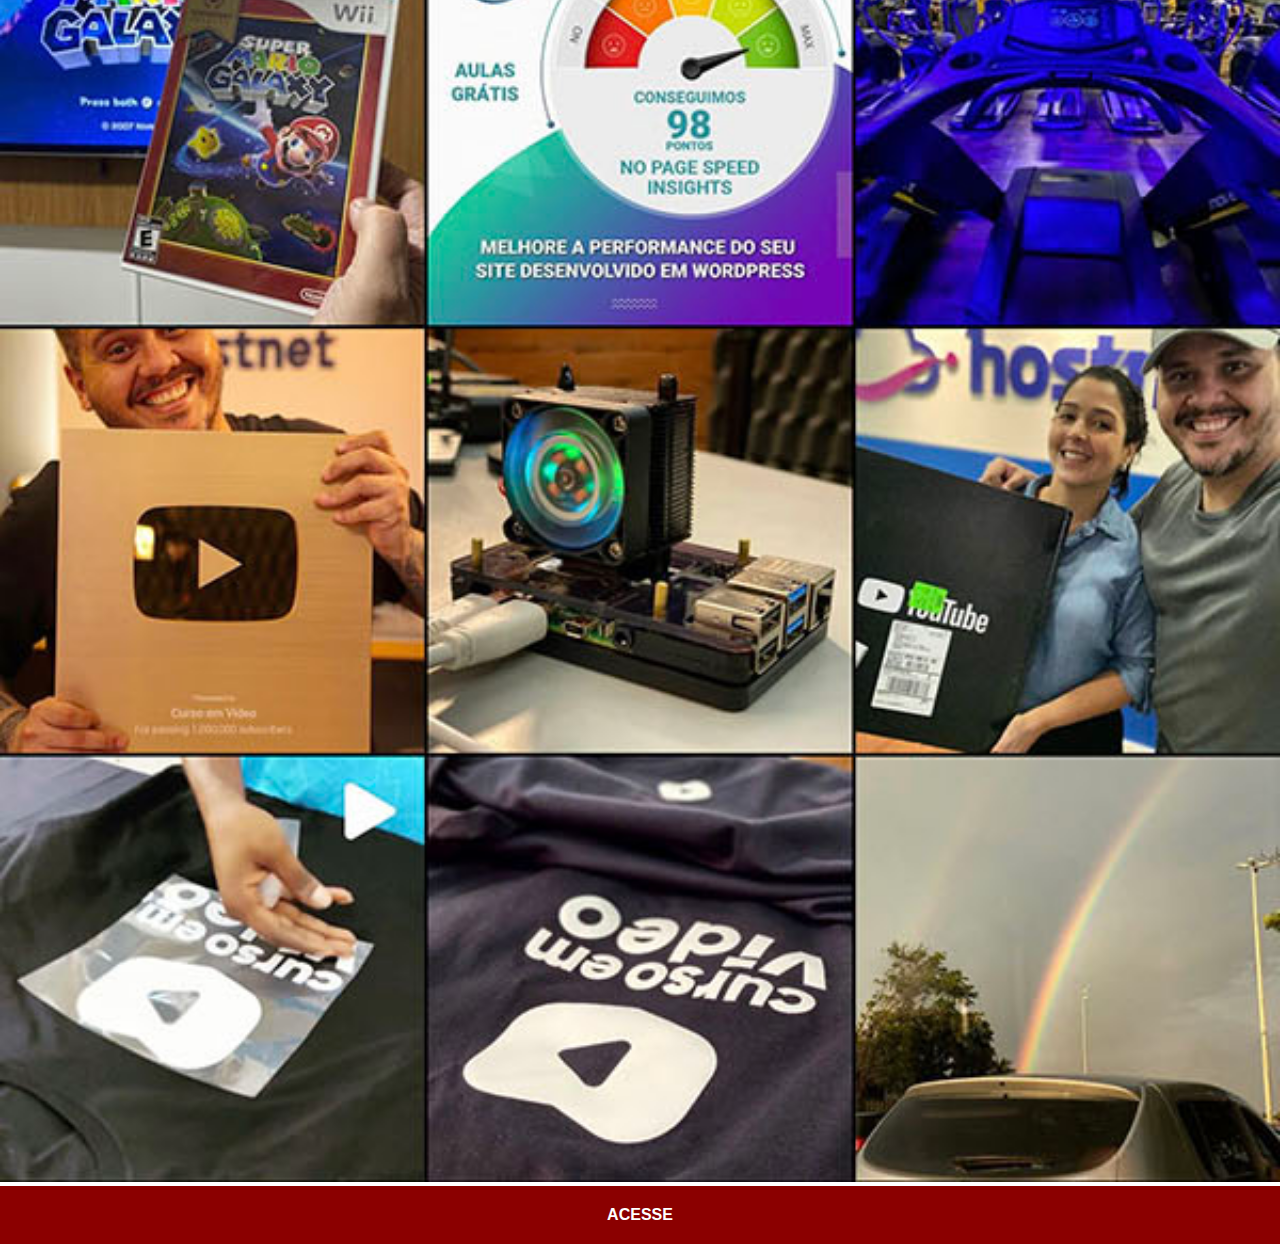
<file: instagram.html>
<!DOCTYPE html>
<html lang="pt-br">
<head>
    <meta charset="UTF-8">
    <meta name="viewport" content="width=device-width, initial-scale=1.0">
    <title>Instagram</title>
    <link rel="stylesheet" href="estilos/social.css">
</head>
<body>
    <img src="imagens/tela-instagram.jpg" alt="Instagram">
    <a href="https://www.instagram.com/gustavoguanabara" target="_blank">ACESSE</a>
</body>
</html>
</file>
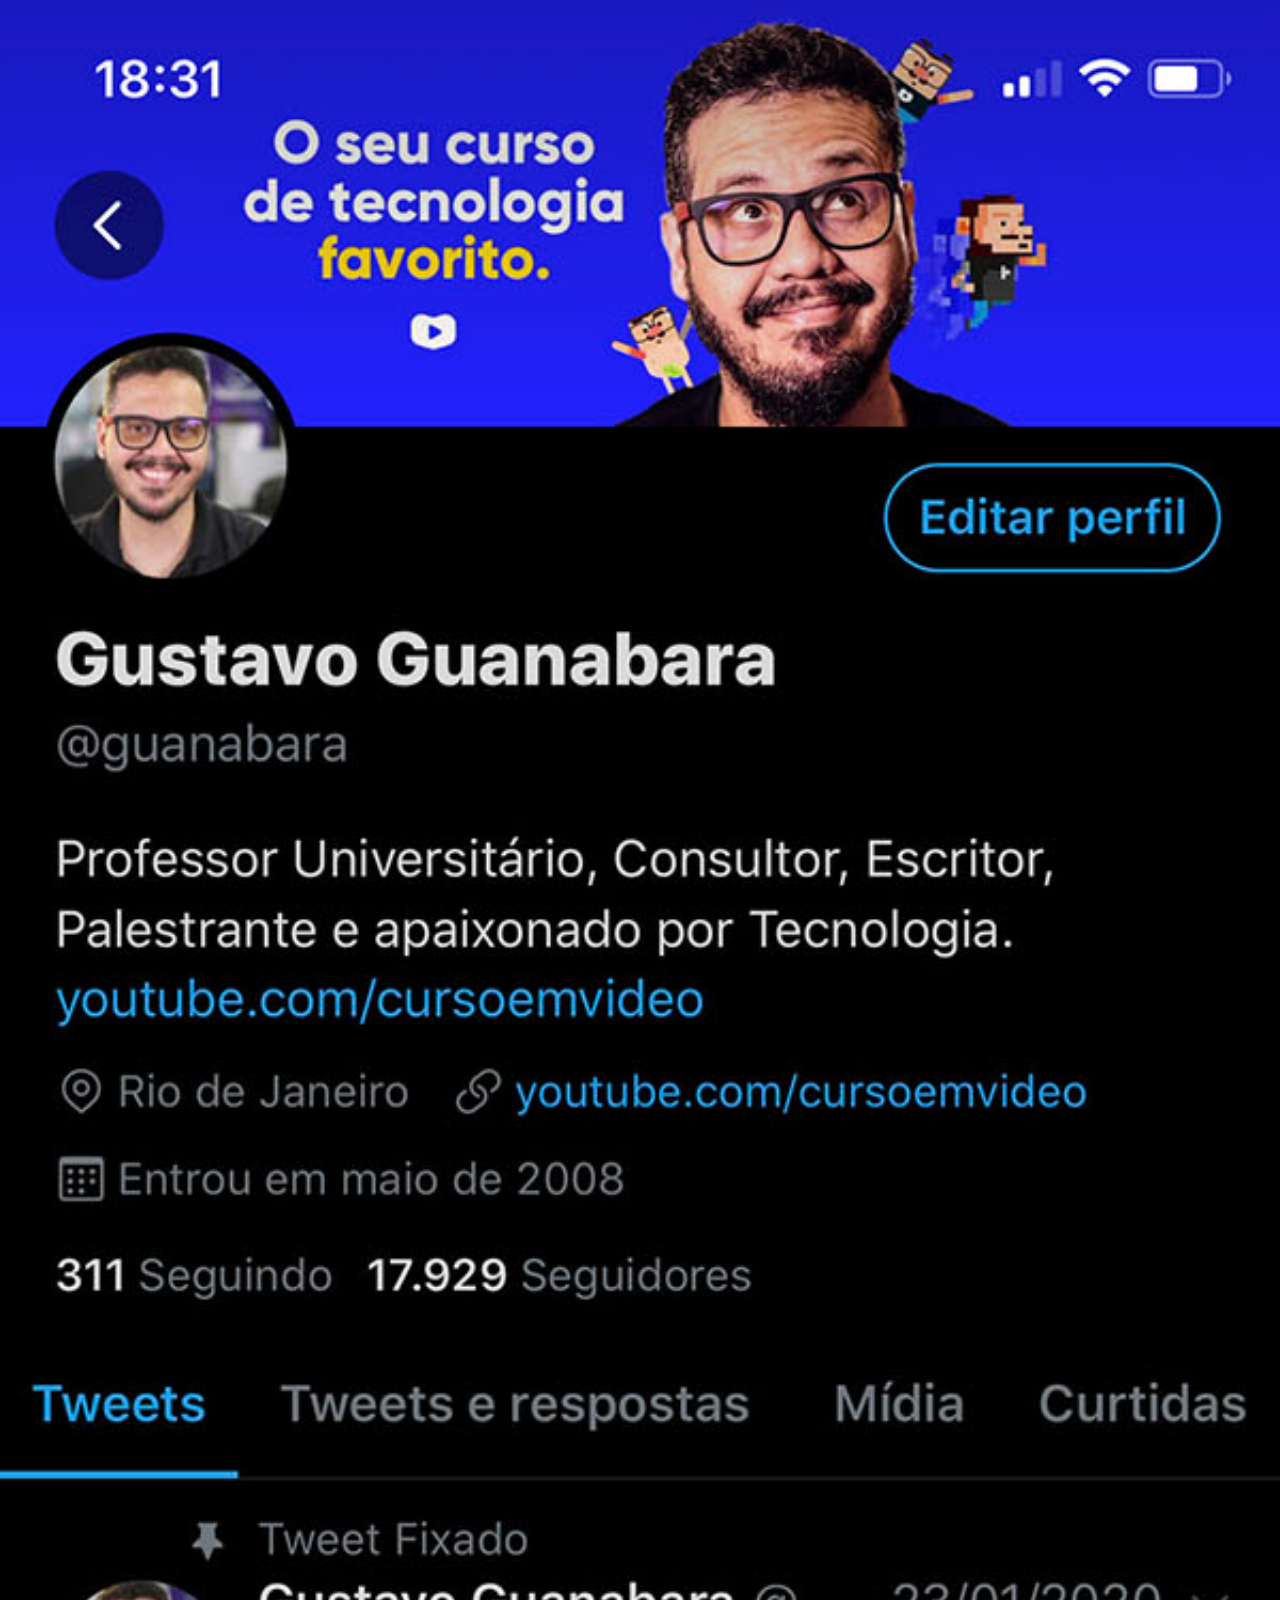
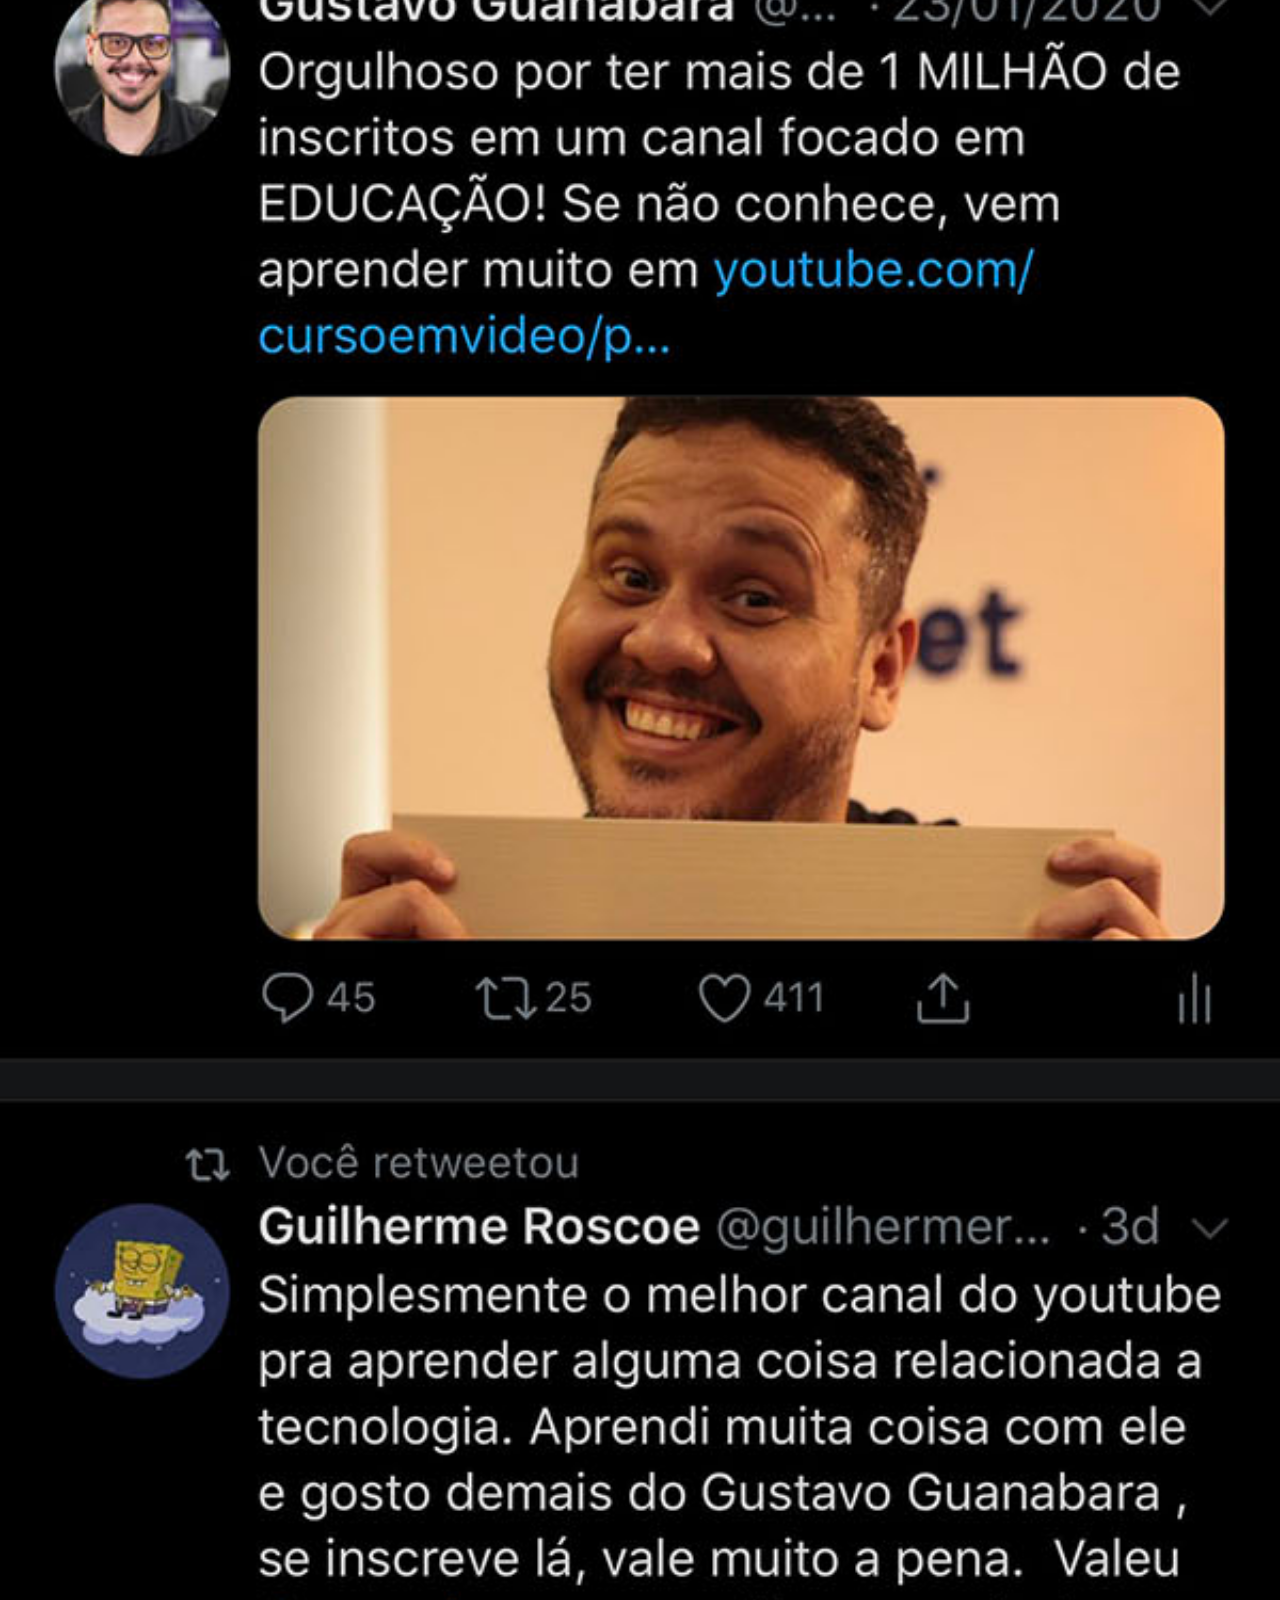
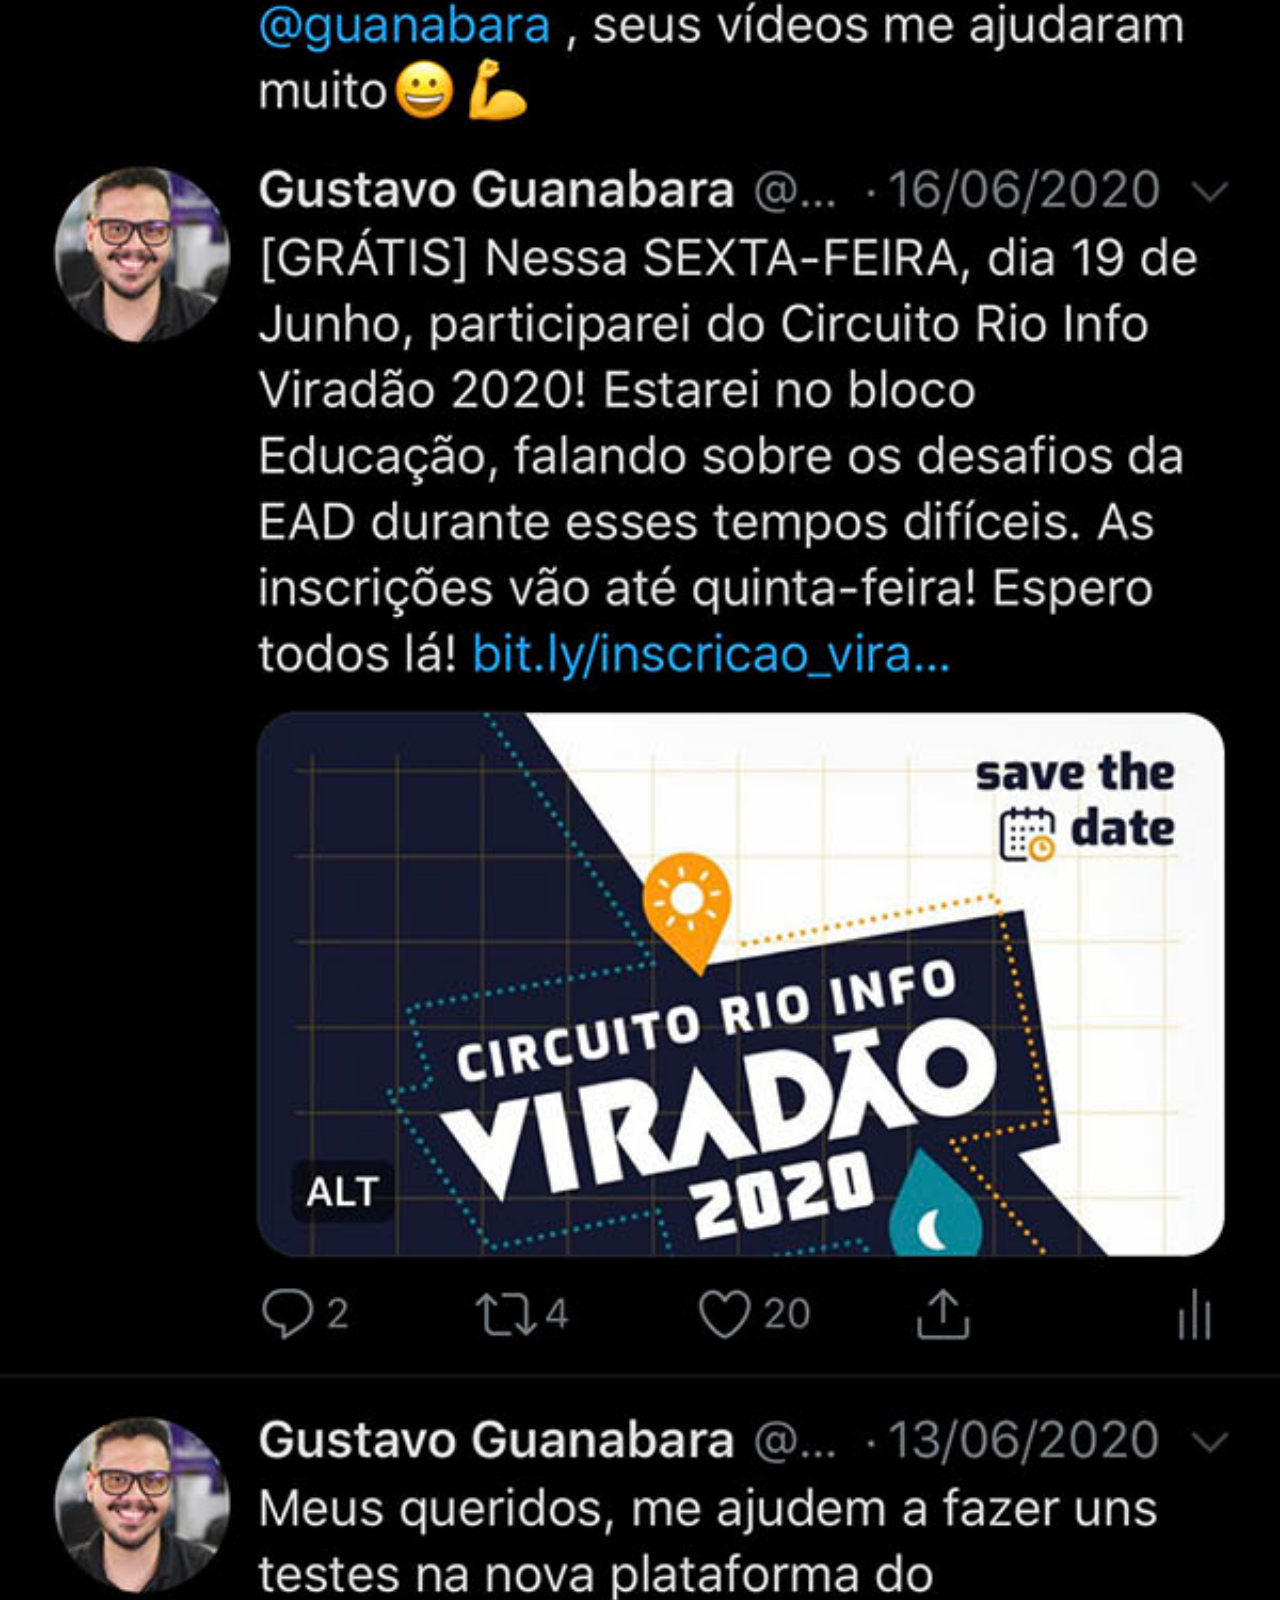
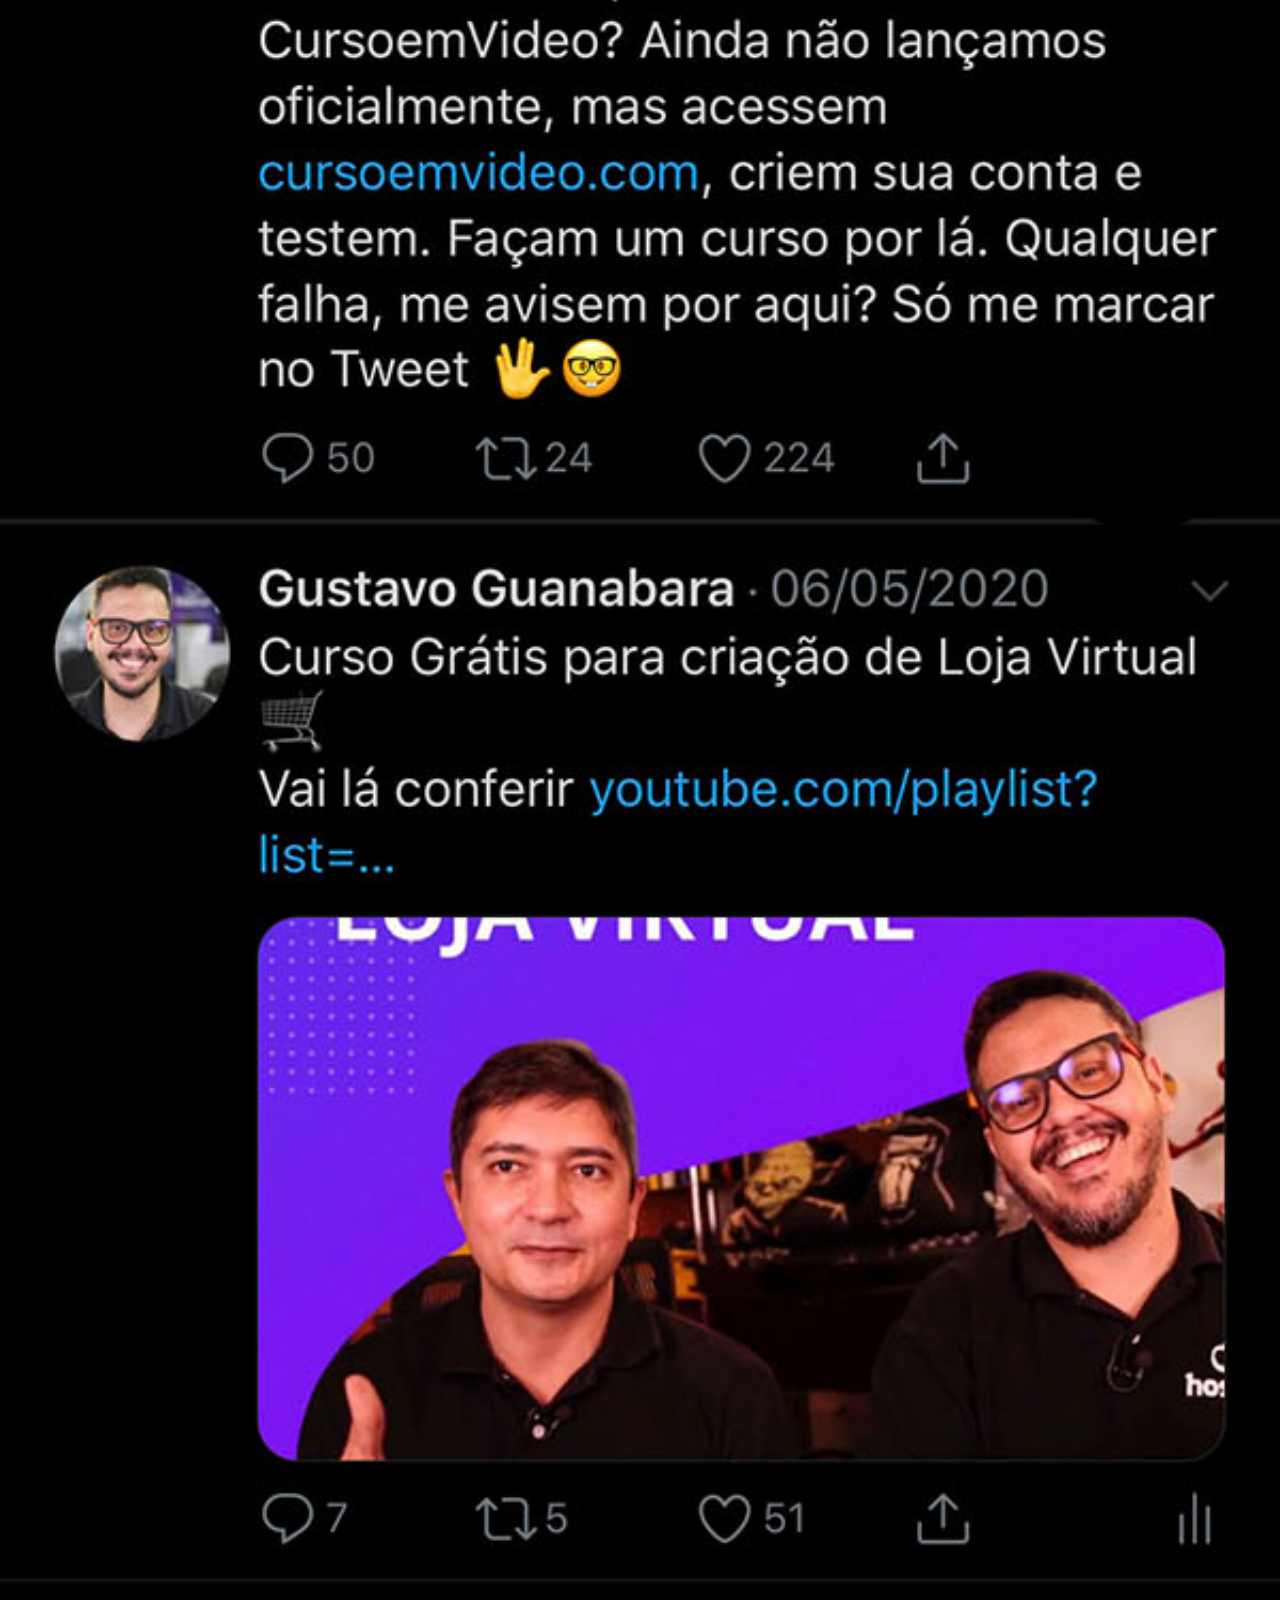
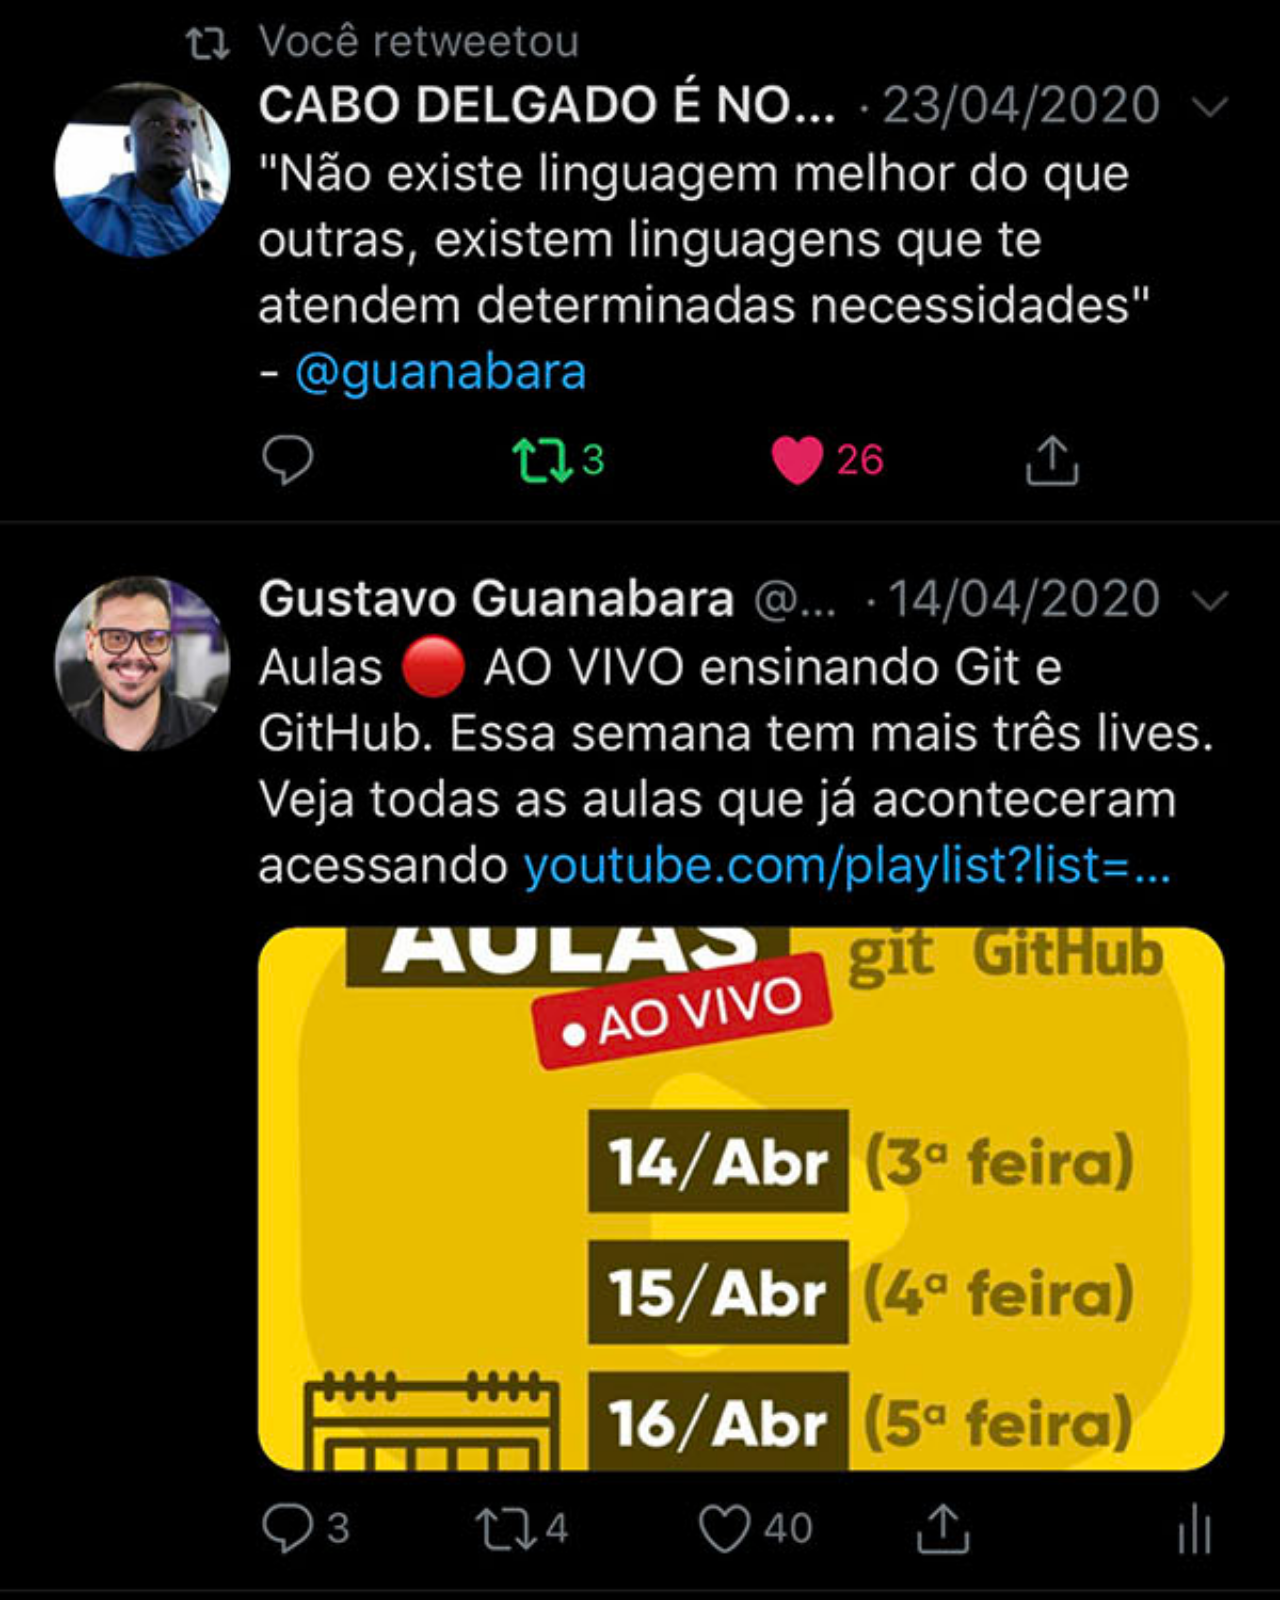
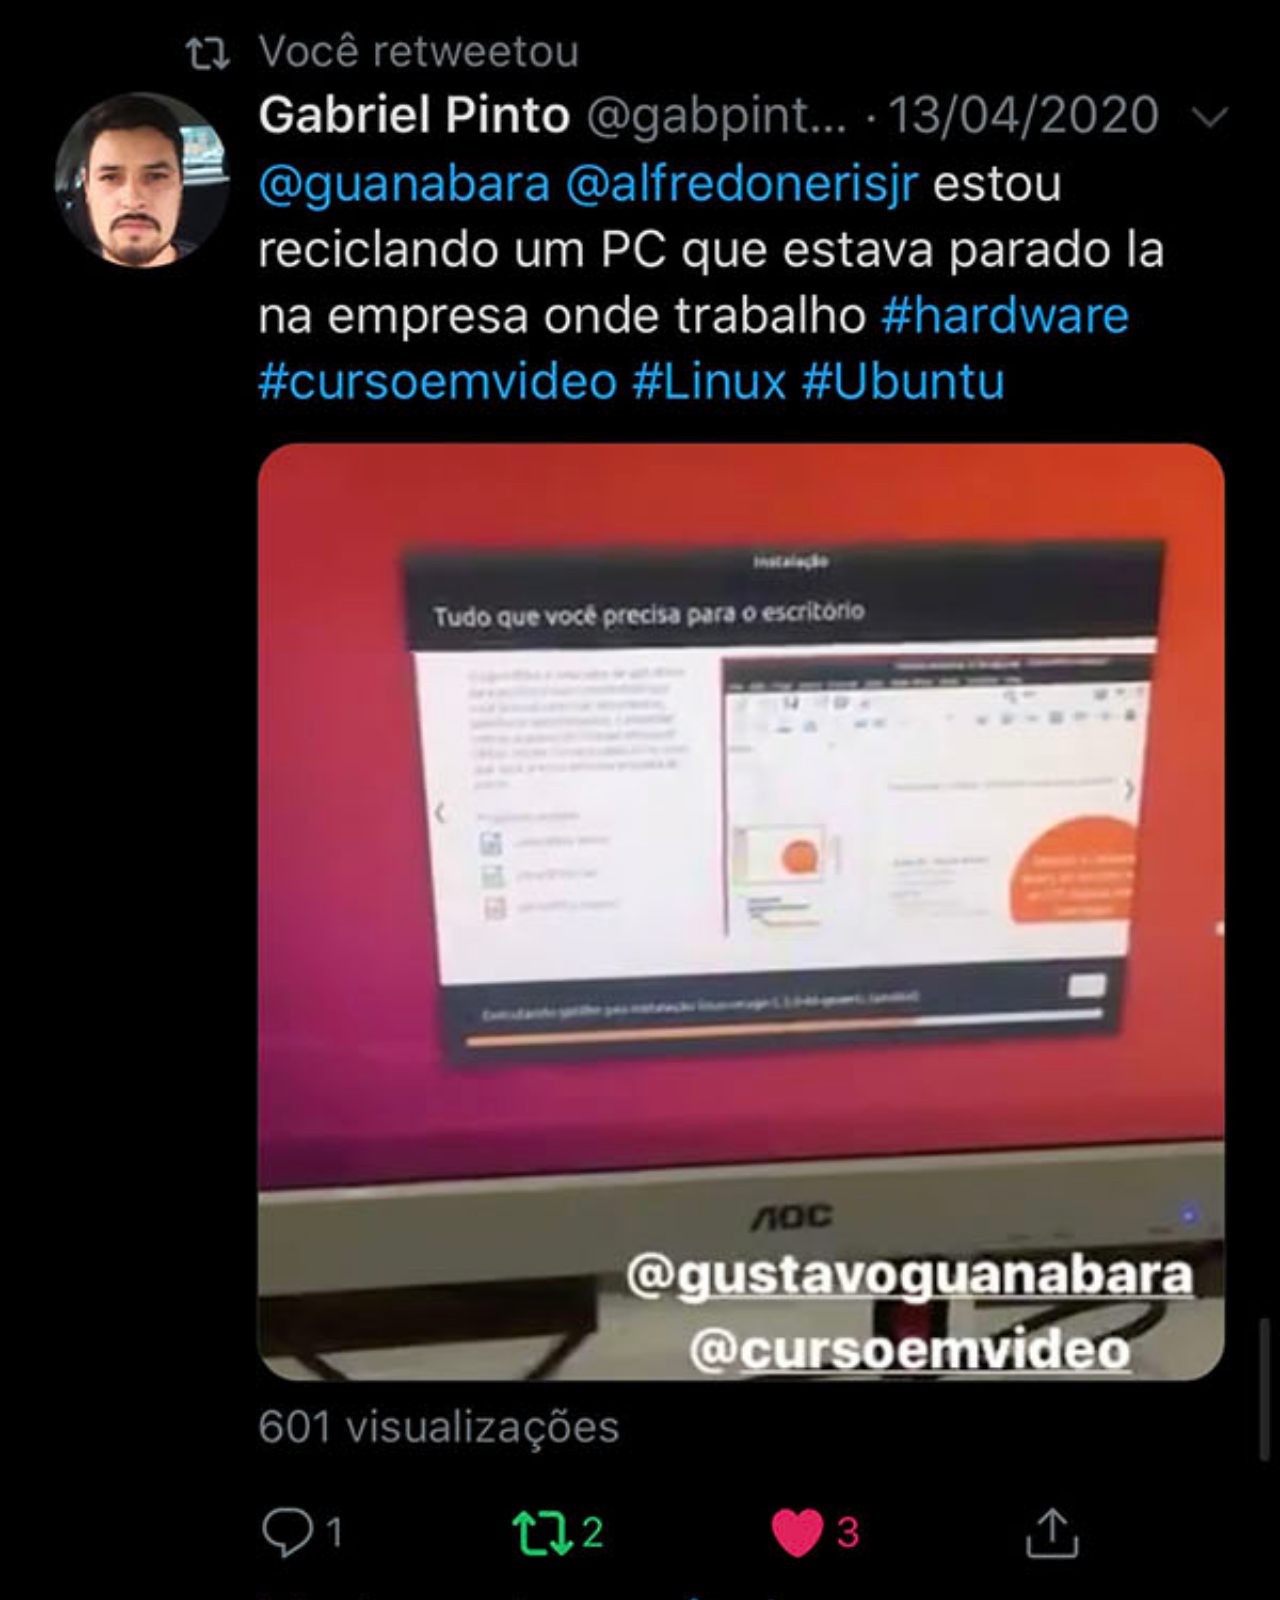
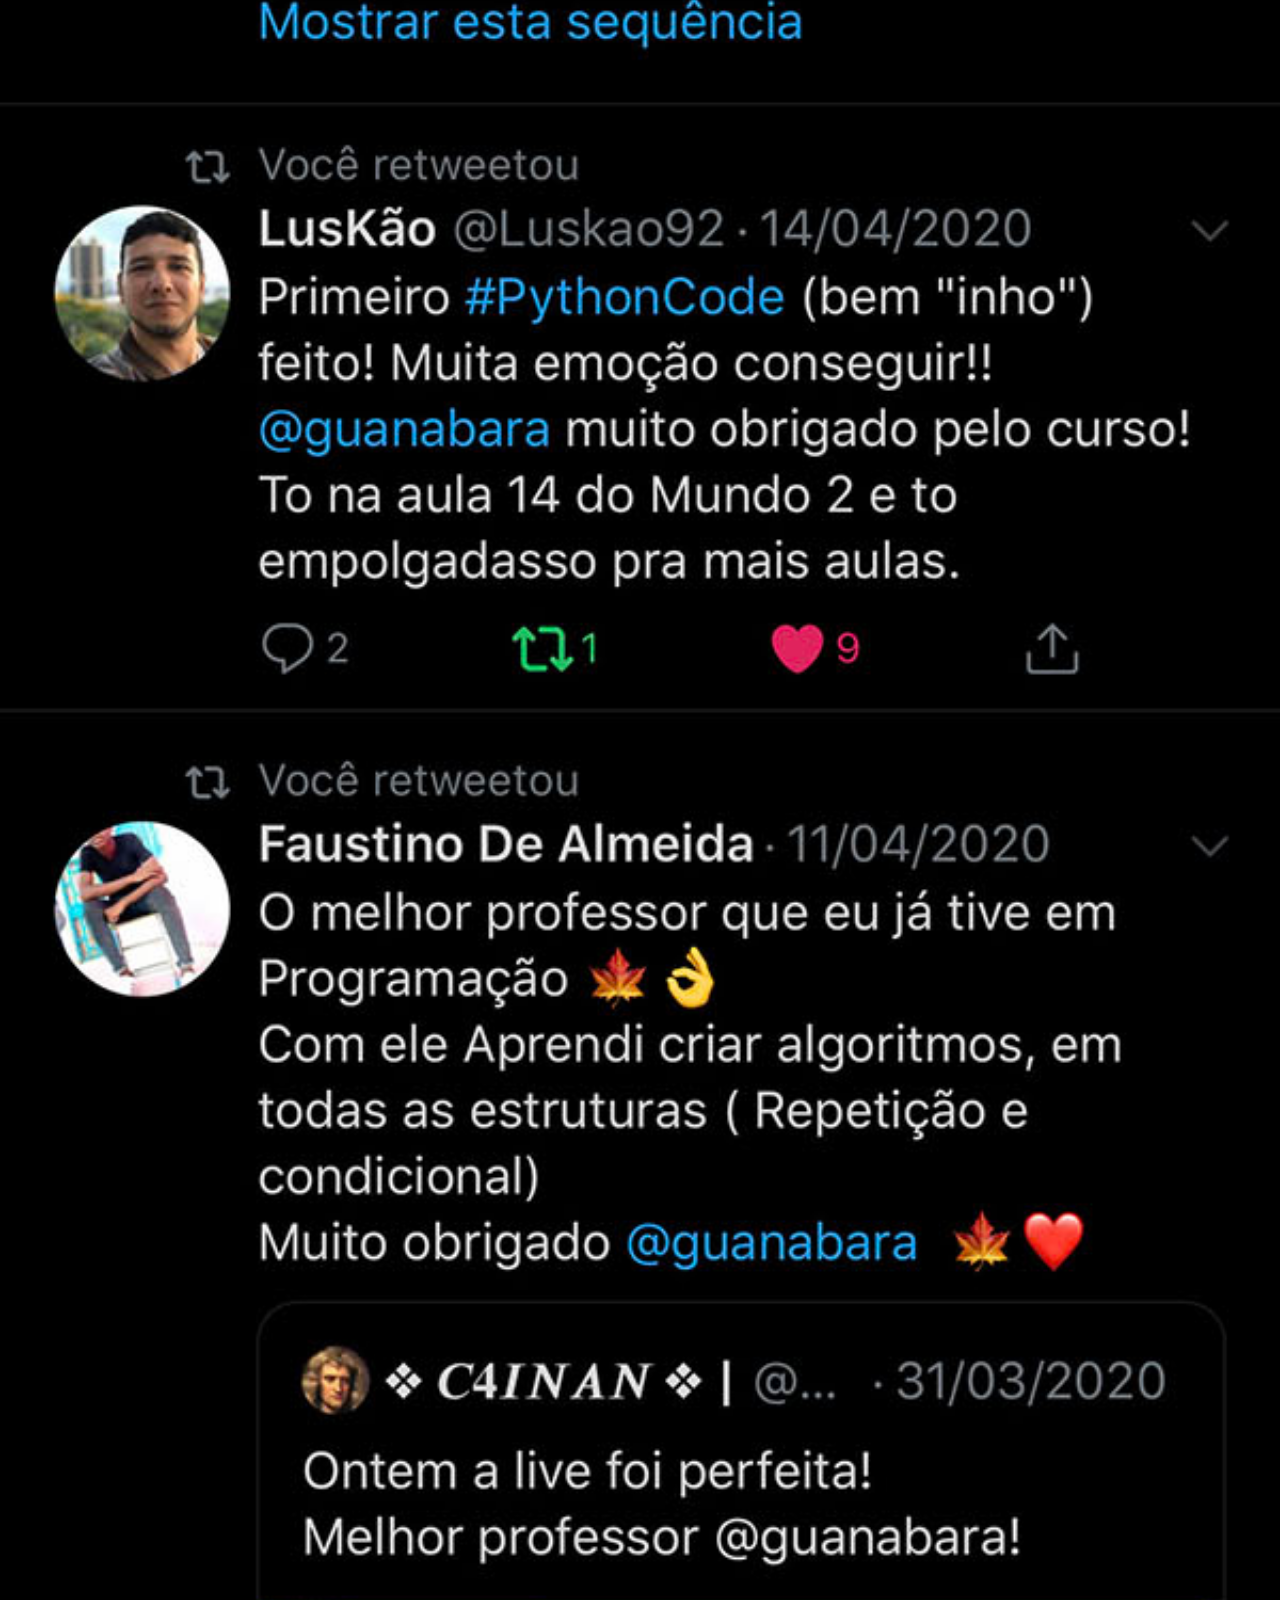
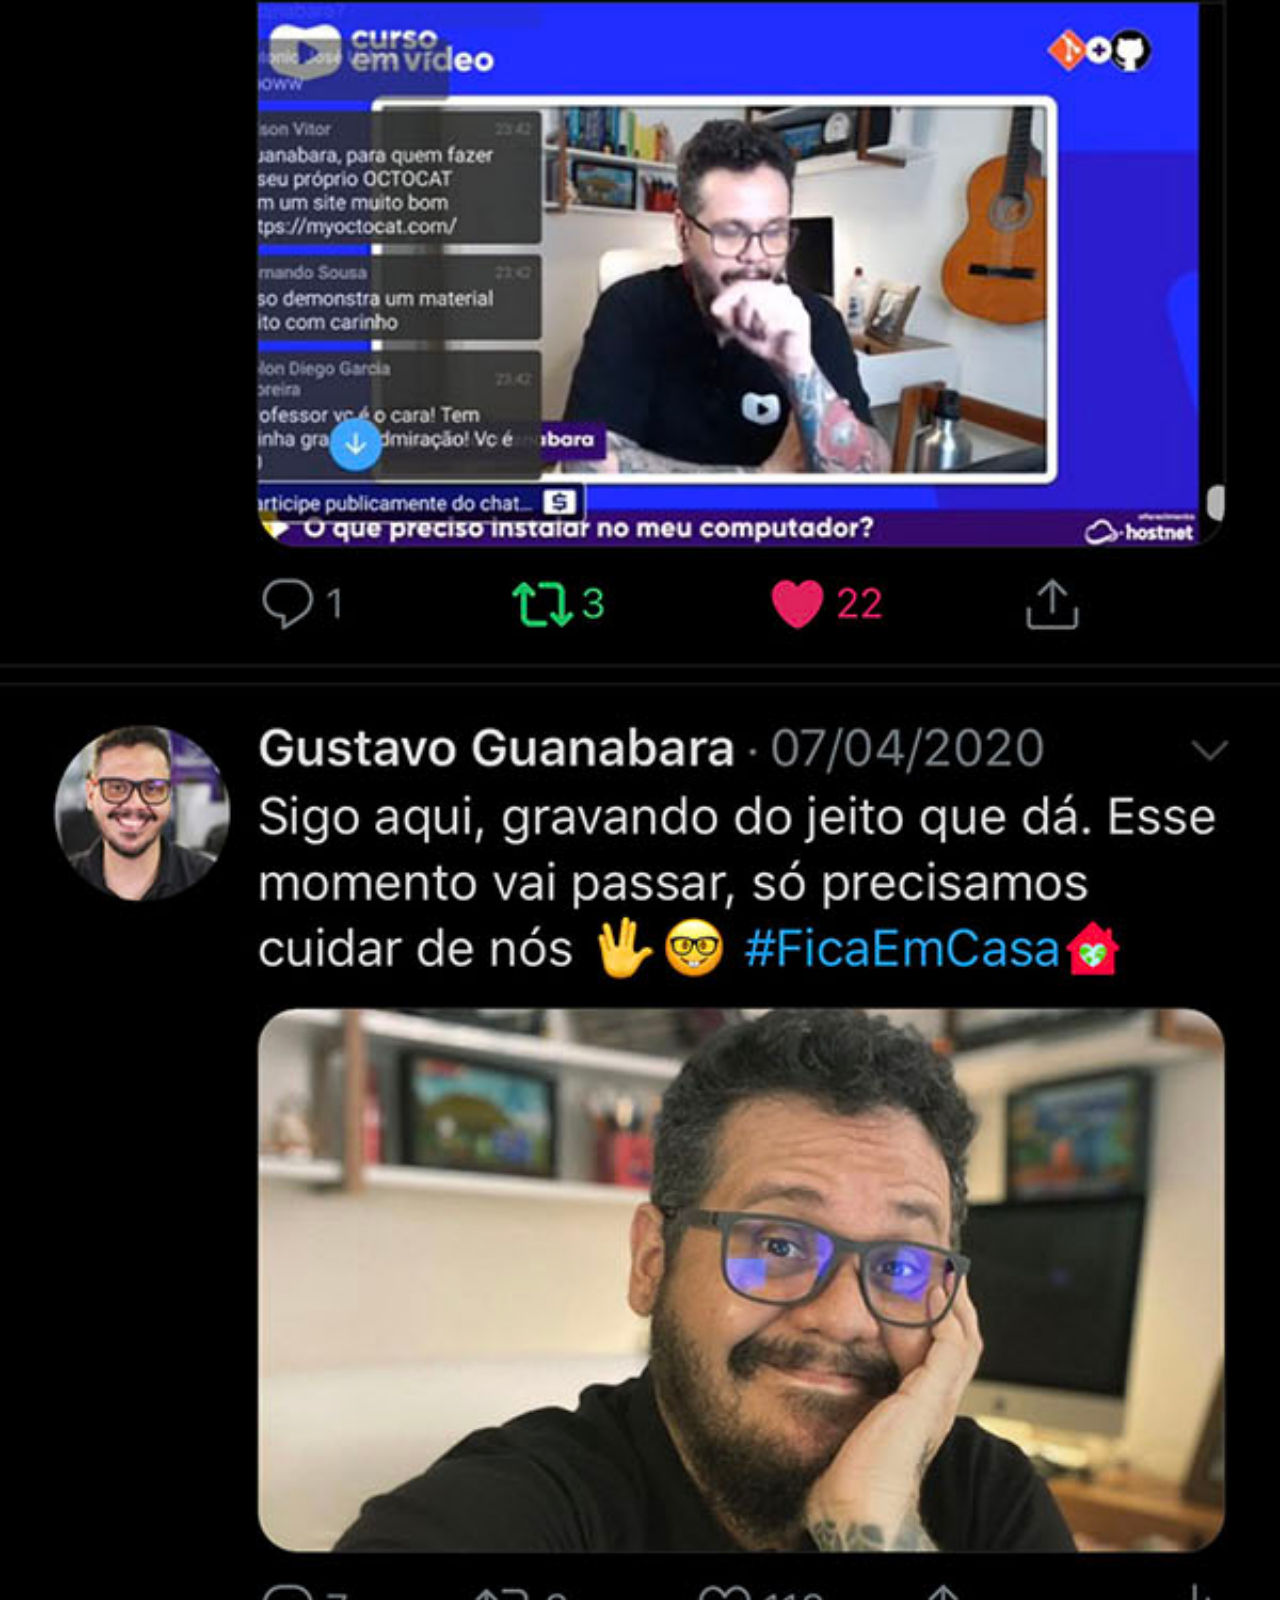
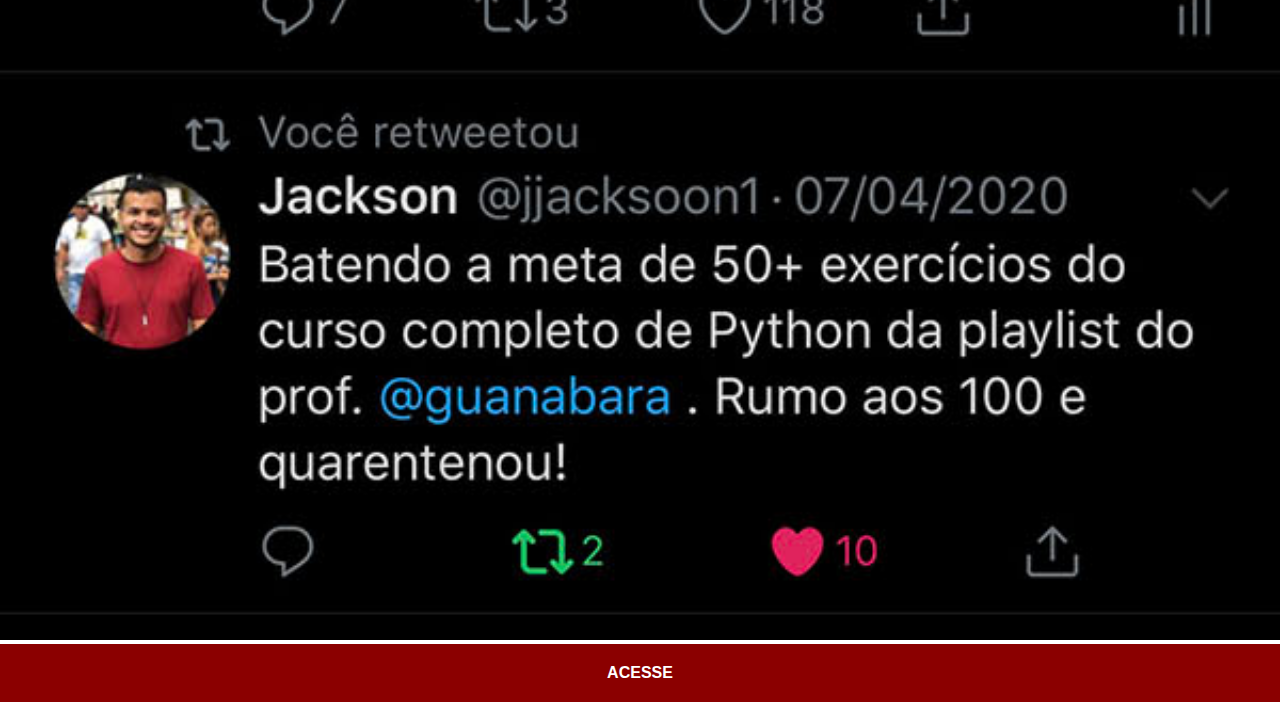
<file: twitter.html>
<!DOCTYPE html>
<html lang="pt-br">
<head>
    <meta charset="UTF-8">
    <meta name="viewport" content="width=device-width, initial-scale=1.0">
    <title>Twitter</title>
    <link rel="stylesheet" href="estilos/social.css">
</head>
<body>
    <img src="imagens/tela-twitter.jpg" alt="Twitter">
    <a href="https://twitter.com/guanabara" target="_blank">ACESSE</a>
</body>
</html>
</file>
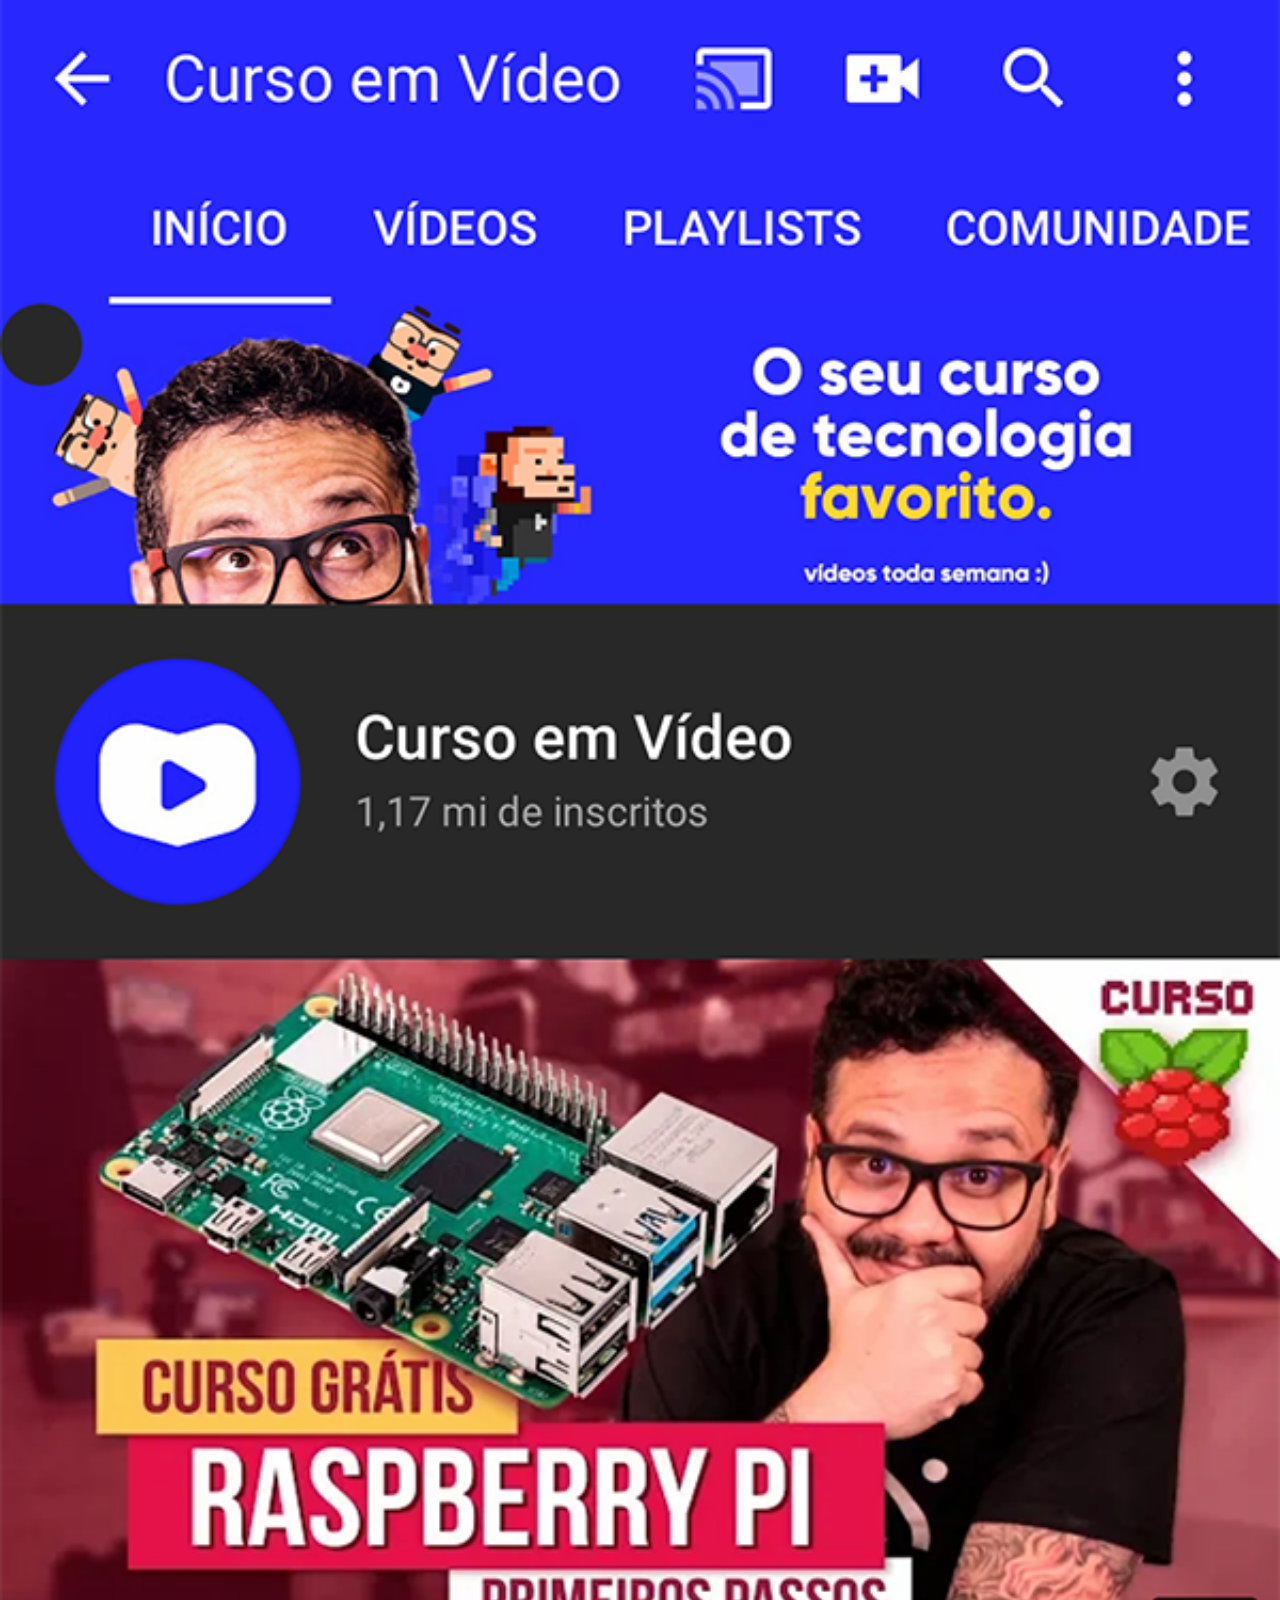
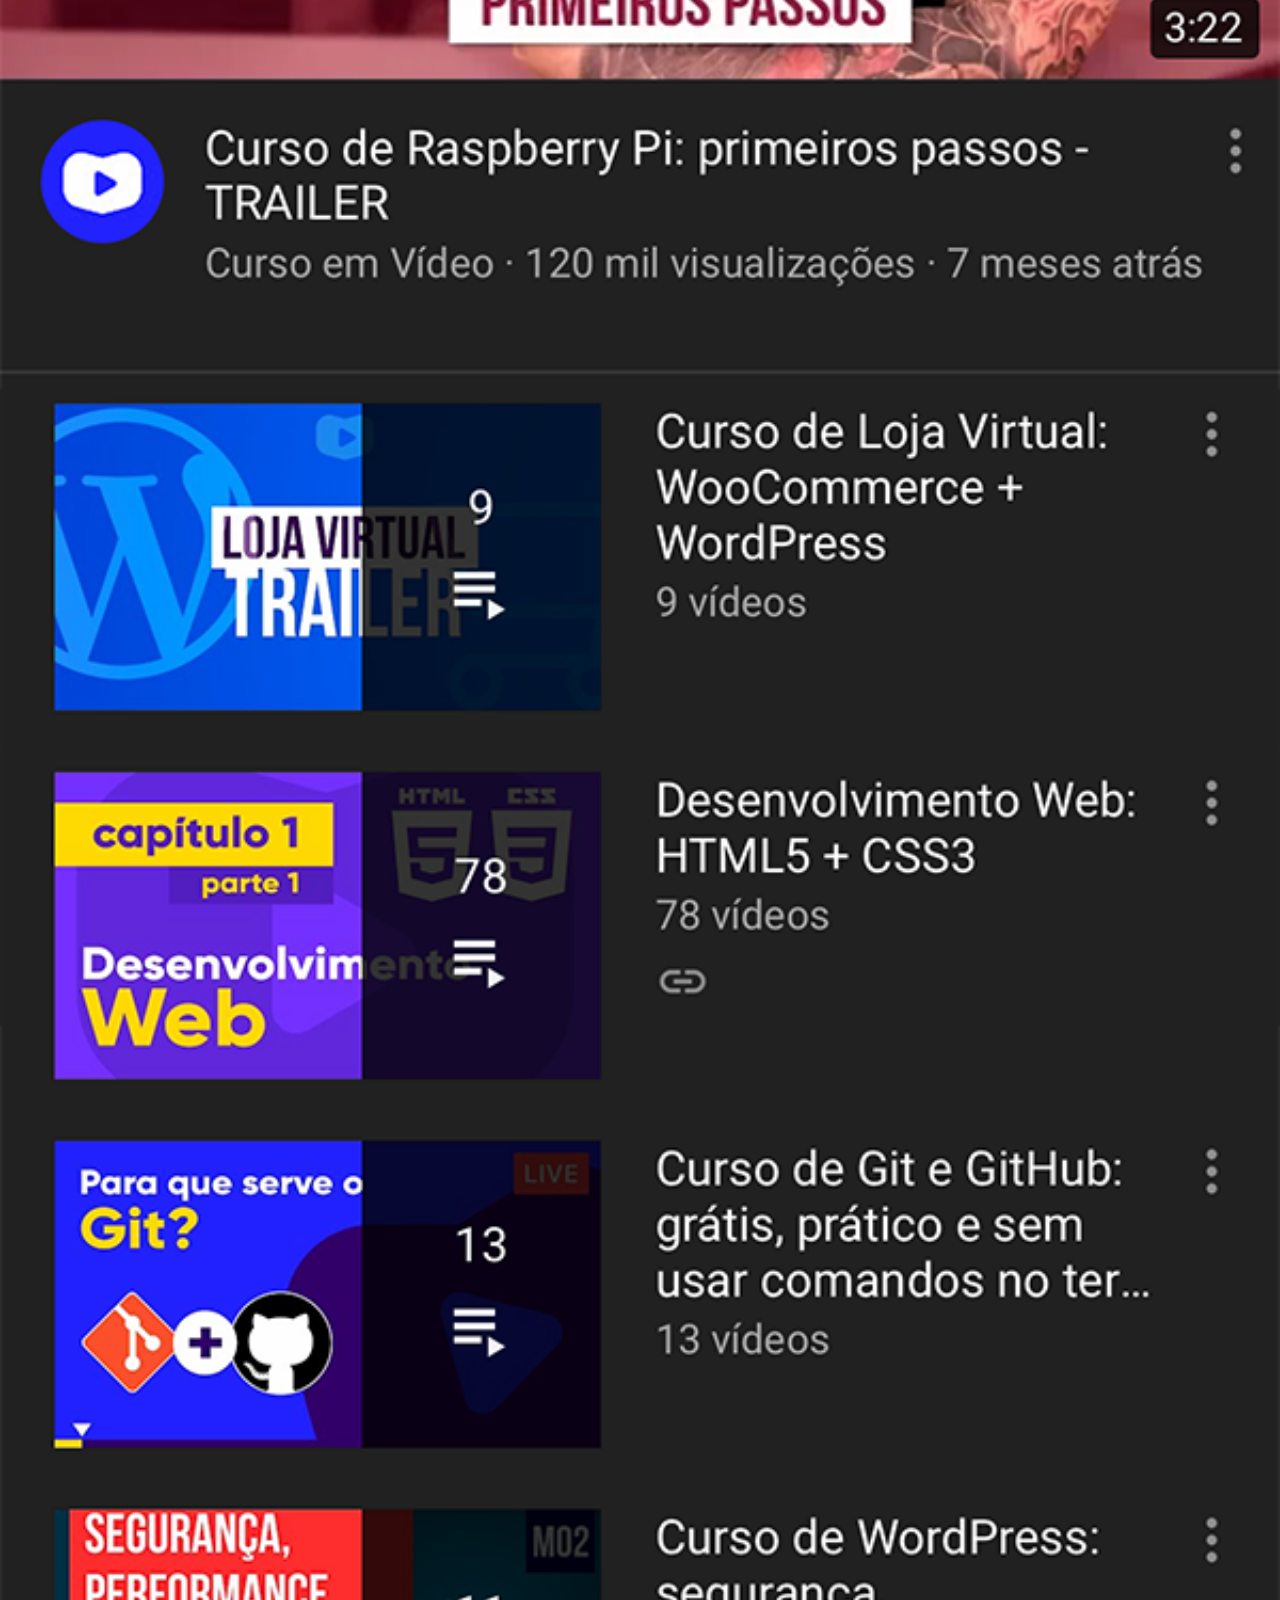
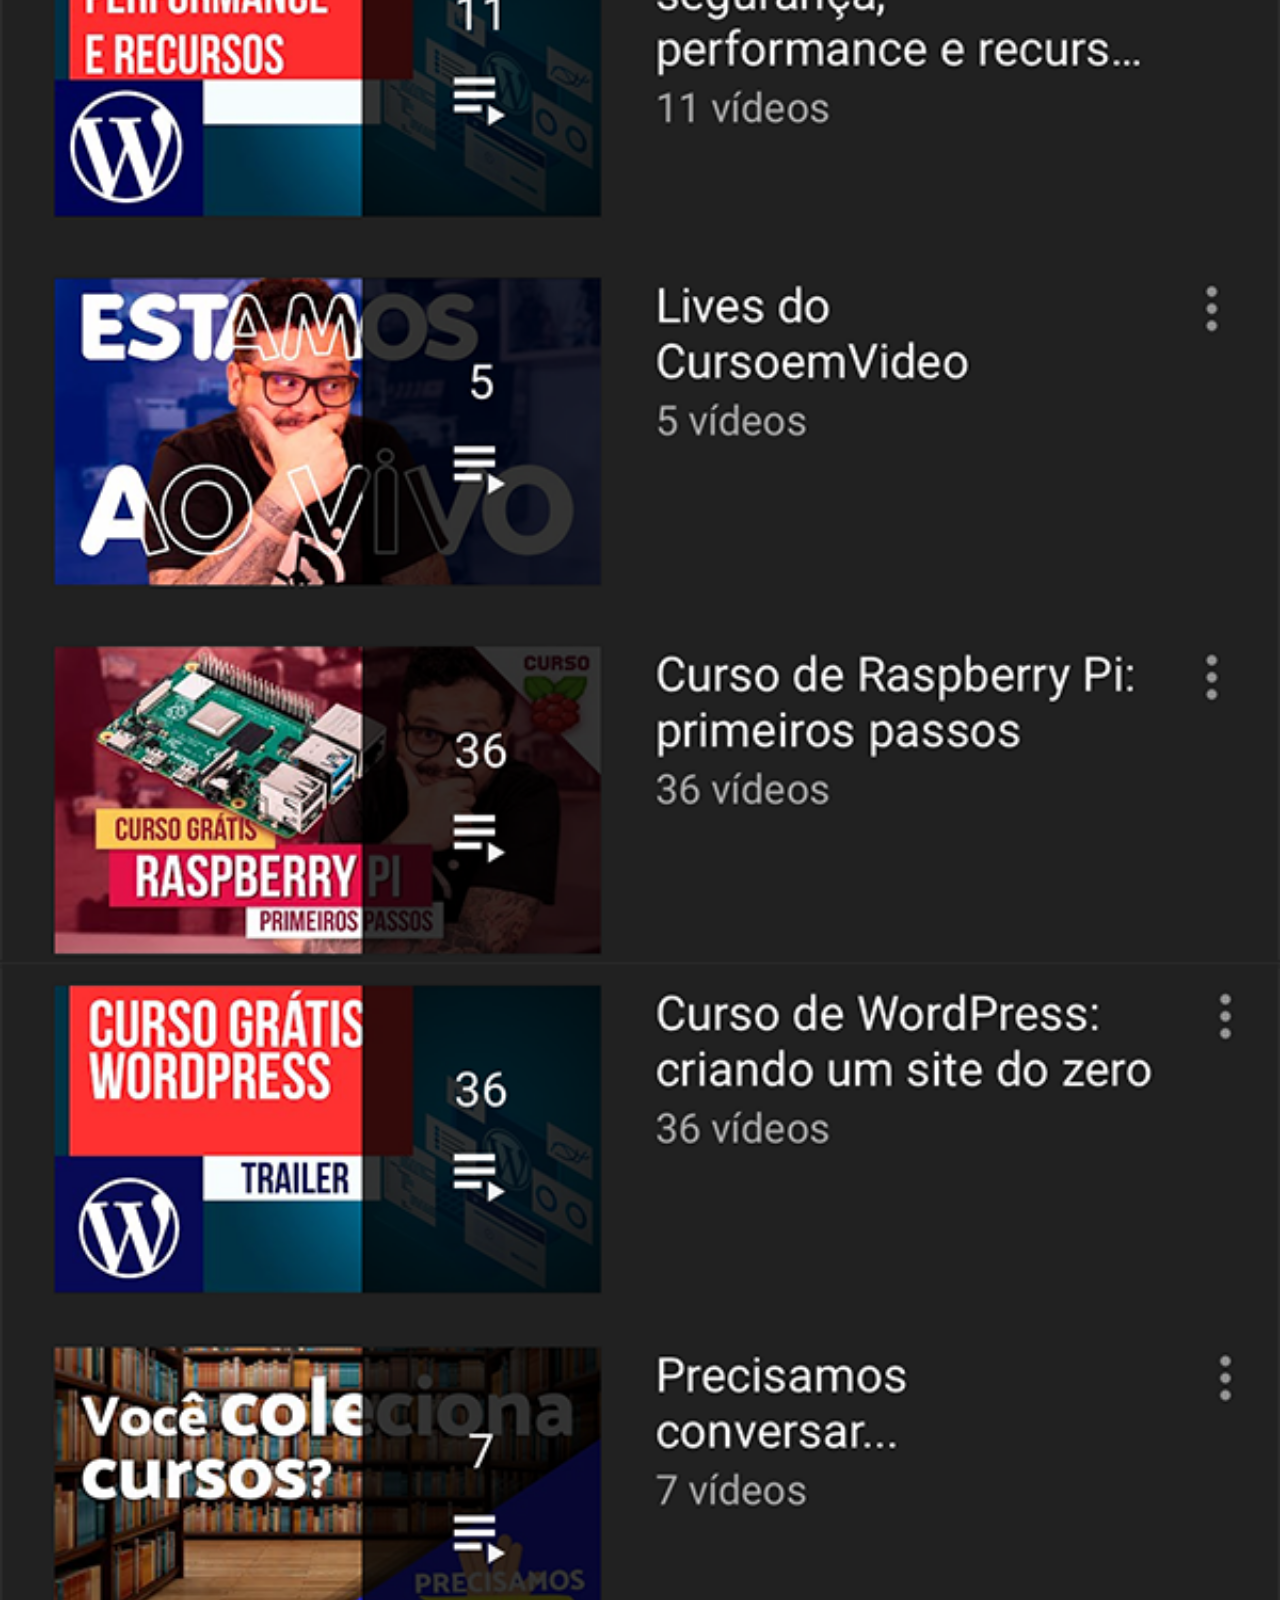
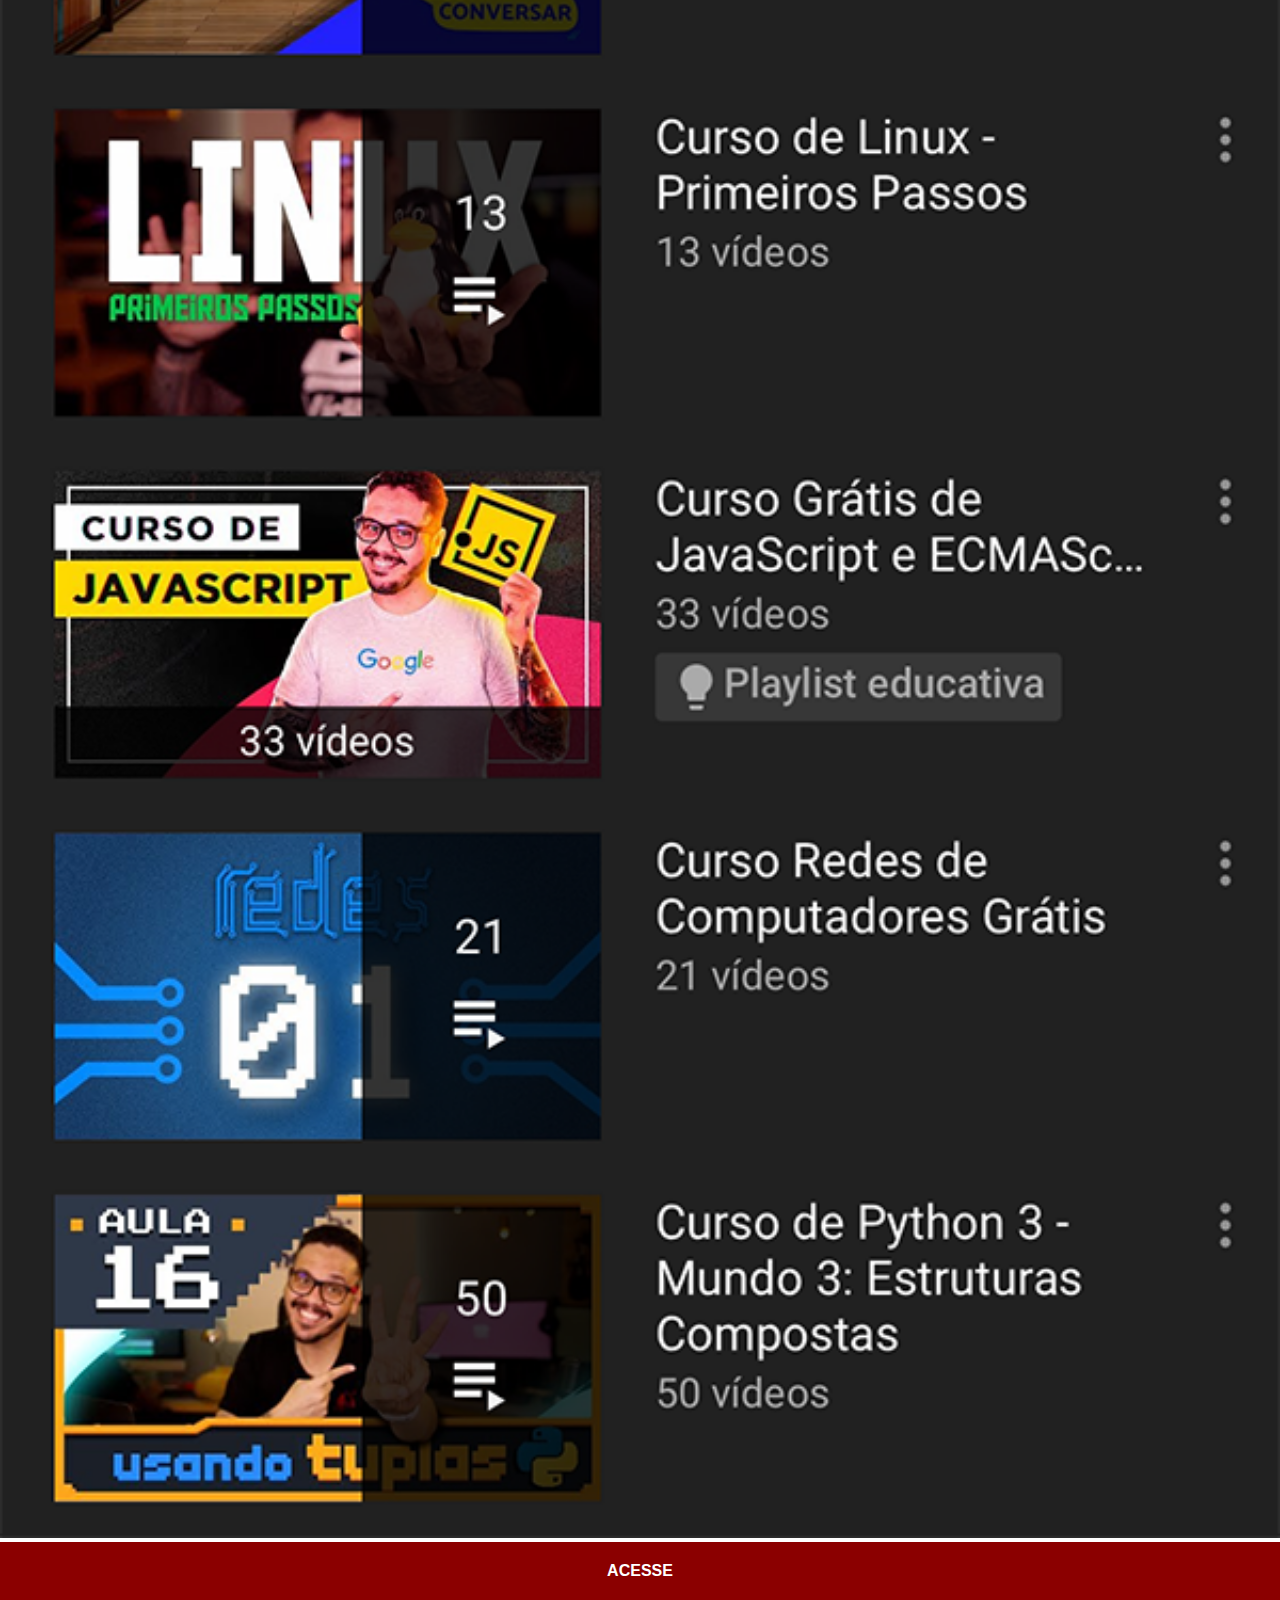
<file: youtube.html>
<!DOCTYPE html>
<html lang="pt-br">
<head>
    <meta charset="UTF-8">
    <meta name="viewport" content="width=device-width, initial-scale=1.0">
    <title>Document</title>
    <link rel="stylesheet" href="estilos/social.css">
</head>
<body>
    <img src="imagens/tela-youtube.png" alt="YouTube">
    <a href="https://www.youtube.com/@CursoemVideo" target="_blank">ACESSE</a>
</body>
</html>
</file>
<file: estilos/style.css>
@charset "UTF-8";

* {
    margin: 0;
    padding: 0;
    font-family: Arial, Helvetica, sans-serif;
}

html, body {
    height: 100vh;
    width: 100vw;
    background-color: black;
}

main {
    position: relative;
    height: 100vh;
}

body {
    background: url(../imagens/fundo-madeira.jpg) no-repeat top center;
    background-size: cover;
    background-attachment: fixed;
}

section#telefone {
    position: absolute;
    top: 50%;
    left: 50%;
    transform: translate(-50%, -50%);
    height: 627px;
    width: 311px;
    background: url(../imagens/frame-iphone.png) no-repeat;
}

iframe#tela {
    position: relative;
    top: 80px;
    left: 22px;
    width: 267px;
    height: 471px;
}

section#redes-sociais {
    text-align: right;
}
section#redes-sociais img {
    width: 50px;
    margin: 10px;
    border-radius: 50%;
    box-shadow: 2px 2px 5px rgba(0, 0, 0, 0.397);
    box-sizing: border-box;
}

section#redes-sociais img:hover {
    border: 2px solid rgba(255, 255, 255, 0.603);
    transform: translate(-3px, -3px);
    box-shadow: 5px 5px 10px rgba(0, 0, 0, 0.568);
    transition: transform 0.3s;
}
</file>
<file: estilos/social.css>
@charset "UTF-8";

* {
    margin: 0px;
    padding: 0px;
    font-family: Arial, Helvetica, sans-serif;
}

::-webkit-scrollbar {
    width: 0px;
    height: 0px;
}

img {
    width: 100vw;
}

a {
    display: block;
    background-color: darkred;
    color: white;
    padding: 20px;
    text-align: center;
    font-weight: bolder;
    text-decoration: none;
}

a:hover {
    background-color: red;
}
</file>
